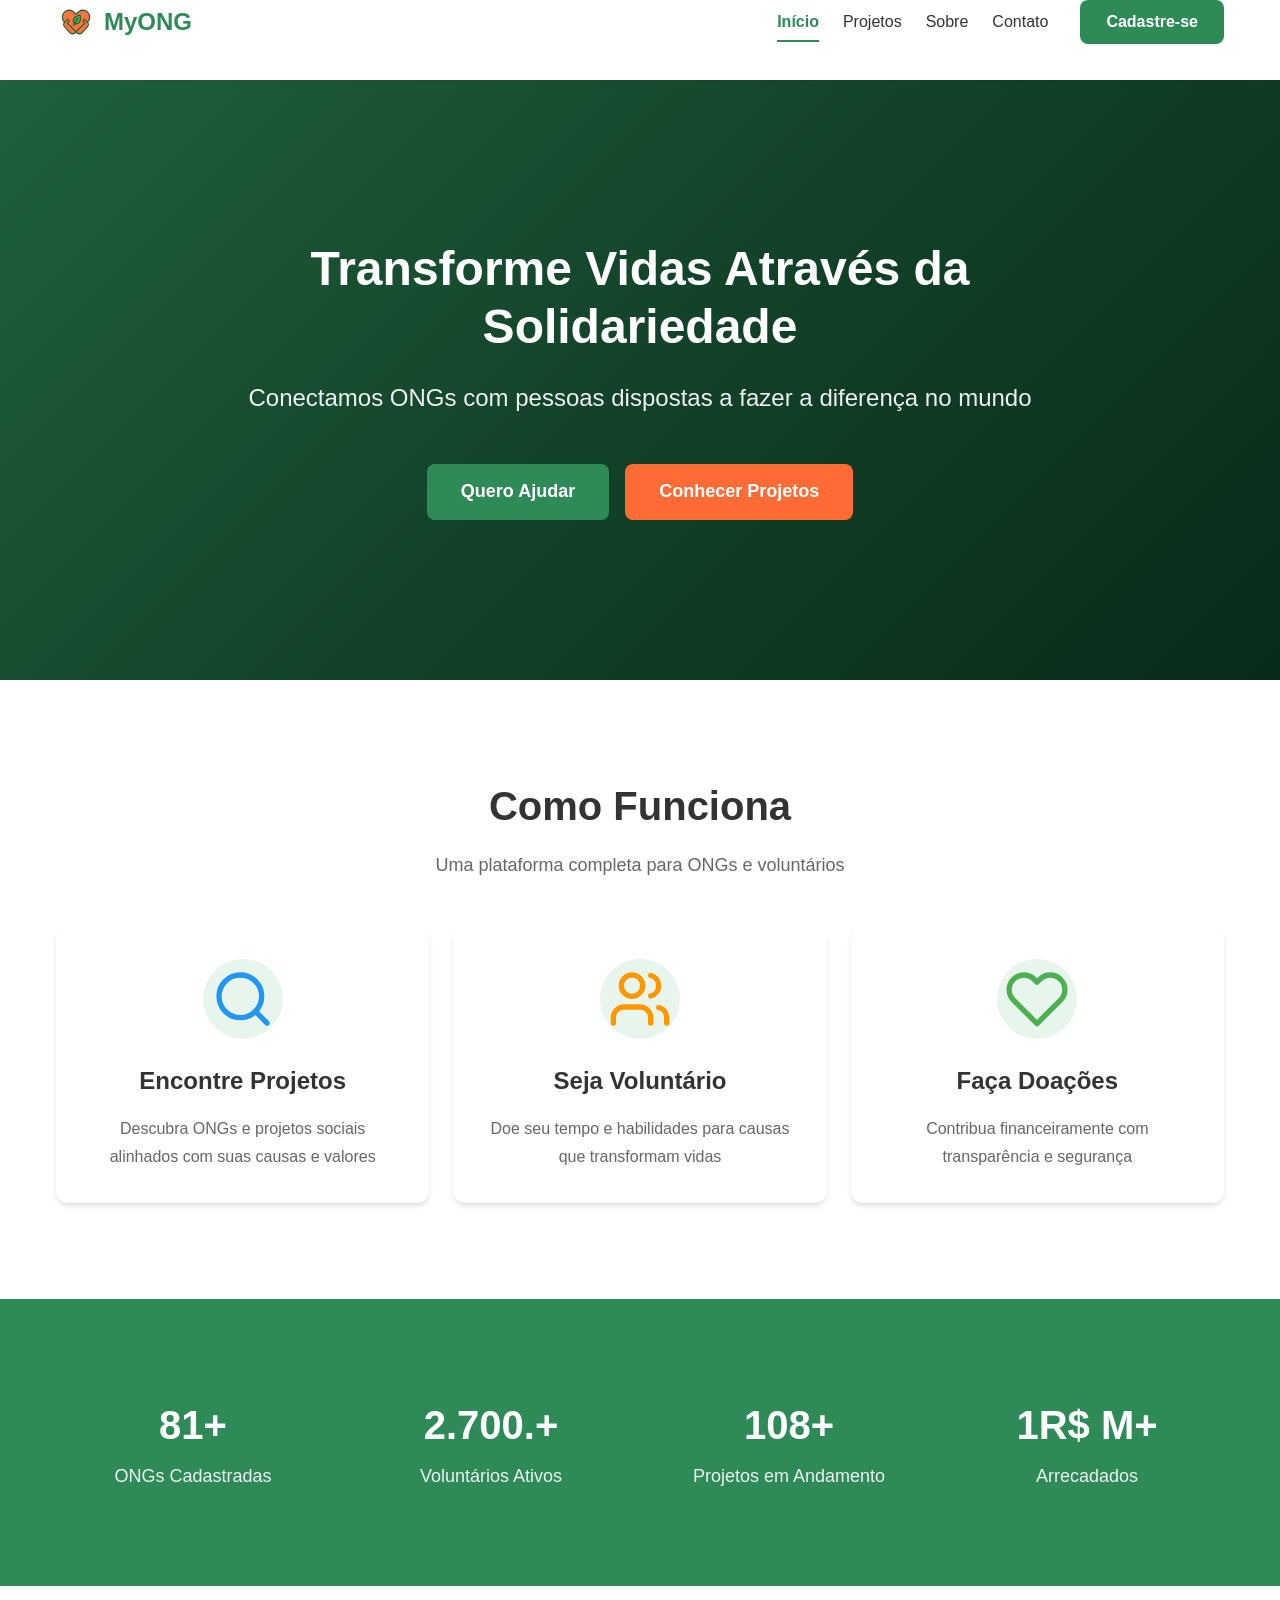
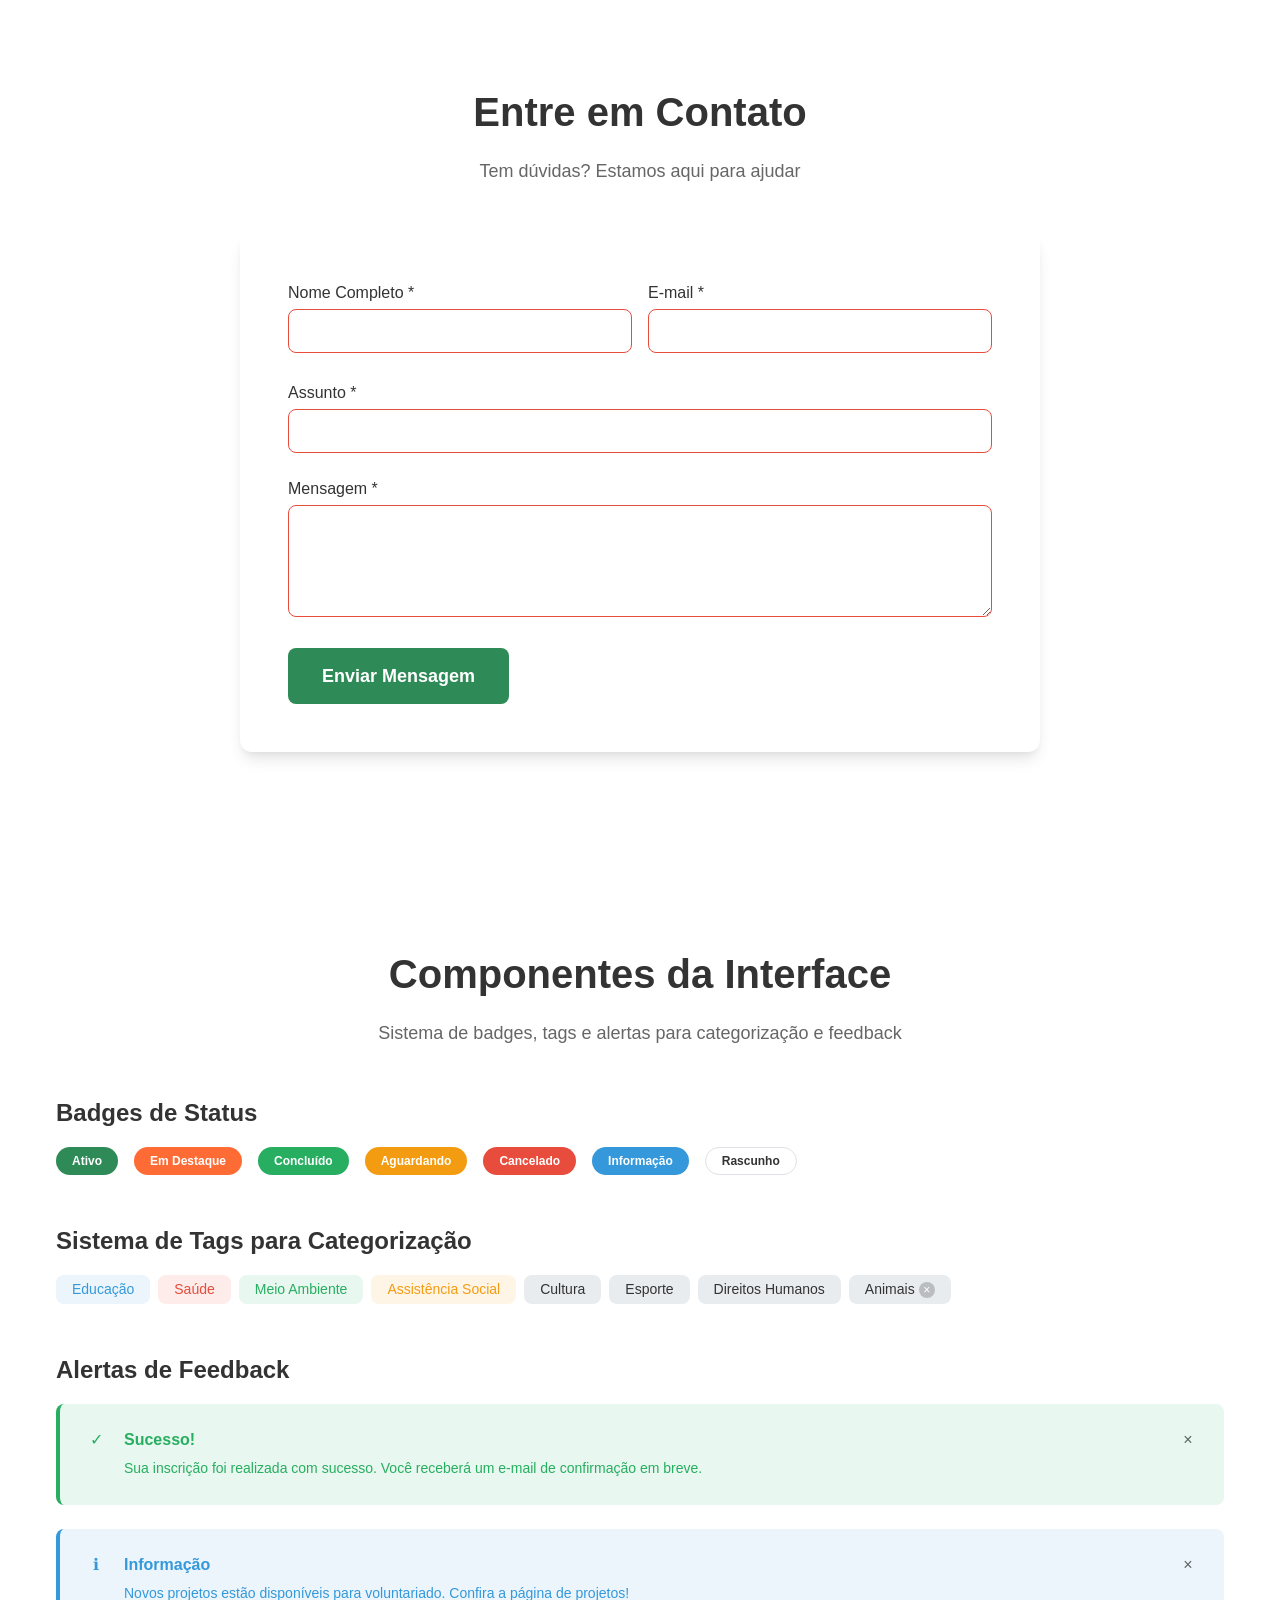
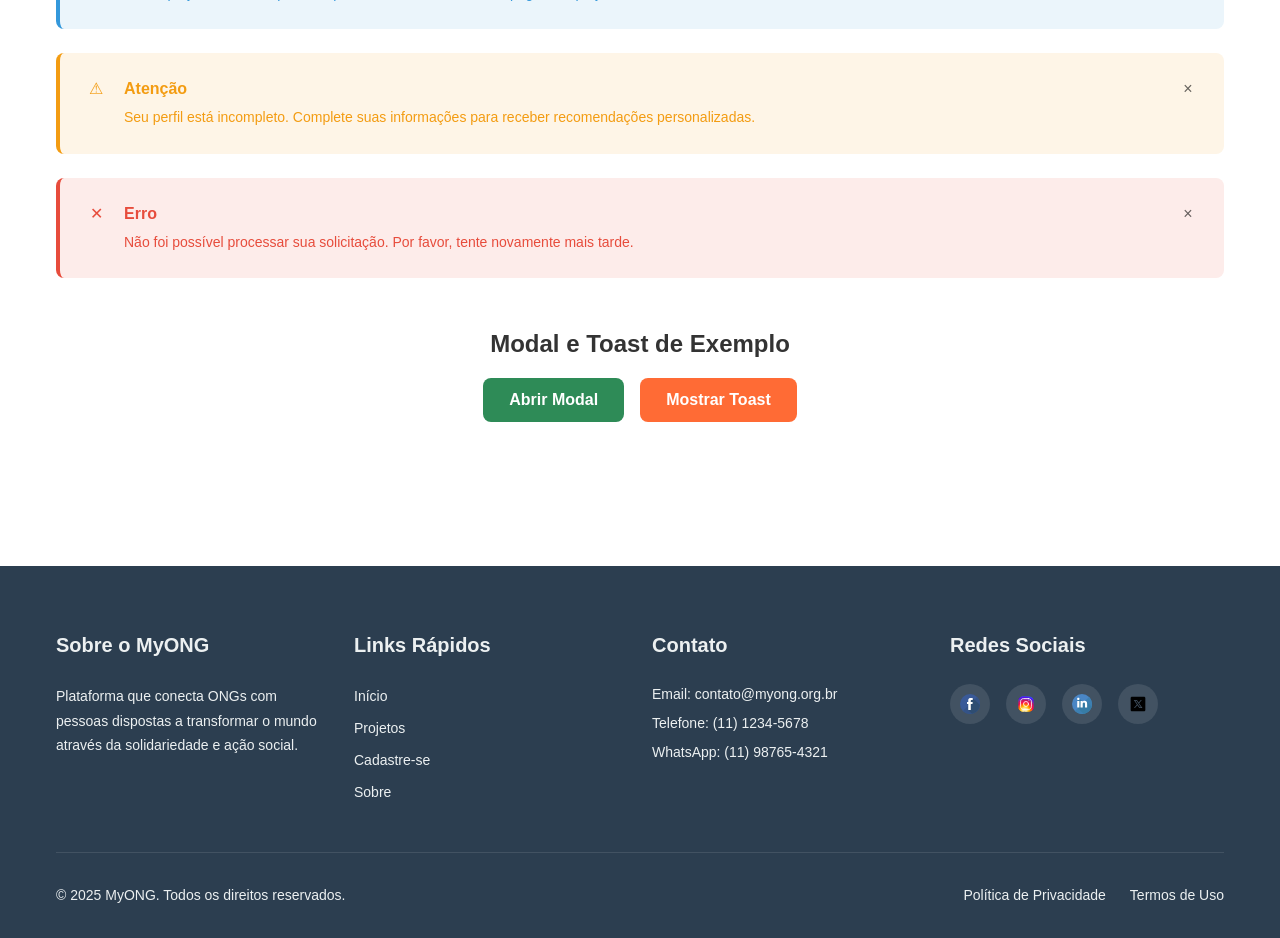
<file: index.html>
<!DOCTYPE html>
<html lang="pt-BR">
<head>
    <!-- Meta Tags Essenciais -->
    <meta charset="UTF-8">
    <meta name="viewport" content="width=device-width, initial-scale=1.0">
    <meta http-equiv="X-UA-Compatible" content="IE=edge">
    
    <!-- Meta Tags SEO -->
    <meta name="description" content="MyONG - Plataforma que conecta ONGs com voluntários e doadores. Transforme vidas através da solidariedade e ação social.">
    <meta name="keywords" content="ONG, voluntariado, doação, terceiro setor, ação social, solidariedade">
    <meta name="author" content="MyONG">
    <meta name="robots" content="index, follow">
    
    <!-- Open Graph / Facebook -->
    <meta property="og:type" content="website">
    <meta property="og:title" content="MyONG - Conectando pessoas que transformam o mundo">
    <meta property="og:description" content="Plataforma que conecta ONGs com voluntários e doadores">
    <meta property="og:image" content="./images/logo.png">
    
    <!-- Twitter Card -->
    <meta name="twitter:card" content="summary_large_image">
    <meta name="twitter:title" content="MyONG - Conectando pessoas que transformam o mundo">
    <meta name="twitter:description" content="Plataforma que conecta ONGs com voluntários e doadores">
    
    <title>MyONG - Conectando pessoas que transformam o mundo</title>
    
    <!-- Stylesheets -->
    <link rel="stylesheet" href="./css/variables.css">
    <link rel="stylesheet" href="./css/style.css">
    <link rel="stylesheet" href="./css/responsive.css">
    
    <!-- Favicon -->
    <link rel="icon" type="image/png" href="./images/logo.png">
</head>
<body>
    <!-- Header - Cabeçalho Principal -->
    <header class="header">
        <div class="container">
            <div class="header-content">
                <!-- Logo -->
                <div class="logo">
                    <a href="#/">
                        <img src="./images/logo.png" alt="Logo MyONG" width="50" height="50">
                        <span class="logo-text">MyONG</span>
                    </a>
                </div>
                
                <!-- Navigation - Menu Principal -->
                <nav class="nav" role="navigation" aria-label="Menu principal">
                    <ul class="nav-list">
                        <li class="nav-item"><a href="#/" class="nav-link">Início</a></li>
                        <li class="nav-item"><a href="#/projetos" class="nav-link">Projetos</a></li>
                        <li class="nav-item has-dropdown">
                            <a href="#sobre" class="nav-link dropdown-toggle"><span>Sobre</span></a>
                            <ul class="dropdown-menu">
                                <li><a href="#missao" class="dropdown-item">Nossa Missão</a></li>
                                <li><a href="#equipe" class="dropdown-item">Equipe</a></li>
                                <li><a href="#parceiros" class="dropdown-item">Parceiros</a></li>
                                <li class="dropdown-divider"></li>
                                <li><a href="#transparencia" class="dropdown-item">Transparência</a></li>
                            </ul>
                        </li>
                        <li class="nav-item"><a href="#contato" class="nav-link">Contato</a></li>
                    </ul>
                    <a href="#/cadastro" class="btn btn-primary">Cadastre-se</a>
                </nav>
                
                <!-- Mobile Menu Toggle -->
                <button class="mobile-menu-toggle" aria-label="Abrir menu" aria-expanded="false">
                    <span class="hamburger"></span>
                </button>
            </div>
        </div>
    </header>

    <!-- SEÇÃO HOME -->
    <main id="home" class="main">
        <!-- Hero Section - Seção de Destaque -->
        <section class="hero" aria-label="Seção de destaque">
            <div class="hero-overlay"></div>
            <div class="container">
                <div class="hero-content">
                    <h1 class="hero-title">Transforme Vidas Através da Solidariedade</h1>
                    <p class="hero-subtitle">Conectamos ONGs com pessoas dispostas a fazer a diferença no mundo</p>
                    <div class="hero-actions">
                        <a href="#/cadastro" class="btn btn-primary btn-large">Quero Ajudar</a>
                        <a href="#/projetos" class="btn btn-secondary btn-large">Conhecer Projetos</a>
                    </div>
                </div>
            </div>
        </section>

        <!-- About Section - Sobre a Plataforma -->
        <section id="sobre" class="about" aria-label="Sobre a plataforma">
            <div class="container">
                <h2 class="section-title">Como Funciona</h2>
                <p class="section-subtitle">Uma plataforma completa para ONGs e voluntários</p>
                
                <div class="features-grid">
                    <!-- Feature 1 -->
                    <article class="feature-card">
                        <div class="feature-icon">
                            <svg xmlns="http://www.w3.org/2000/svg" width="64" height="64" viewBox="0 0 24 24" fill="none" stroke="#2196F3" stroke-width="2" stroke-linecap="round" stroke-linejoin="round">
                                <circle cx="11" cy="11" r="8"></circle>
                                <path d="m21 21-4.35-4.35"></path>
                            </svg>
                        </div>
                        <h3 class="feature-title">Encontre Projetos</h3>
                        <p class="feature-description">Descubra ONGs e projetos sociais alinhados com suas causas e valores</p>
                    </article>
                    
                    <!-- Feature 2 -->
                    <article class="feature-card">
                        <div class="feature-icon">
                            <svg xmlns="http://www.w3.org/2000/svg" width="64" height="64" viewBox="0 0 24 24" fill="none" stroke="#FF9800" stroke-width="2" stroke-linecap="round" stroke-linejoin="round">
                                <path d="M16 21v-2a4 4 0 0 0-4-4H6a4 4 0 0 0-4 4v2"></path>
                                <circle cx="9" cy="7" r="4"></circle>
                                <path d="M22 21v-2a4 4 0 0 0-3-3.87"></path>
                                <path d="M16 3.13a4 4 0 0 1 0 7.75"></path>
                            </svg>
                        </div>
                        <h3 class="feature-title">Seja Voluntário</h3>
                        <p class="feature-description">Doe seu tempo e habilidades para causas que transformam vidas</p>
                    </article>
                    
                    <!-- Feature 3 -->
                    <article class="feature-card">
                        <div class="feature-icon">
                            <svg xmlns="http://www.w3.org/2000/svg" width="64" height="64" viewBox="0 0 24 24" fill="none" stroke="#4CAF50" stroke-width="2" stroke-linecap="round" stroke-linejoin="round">
                                <path d="M20.84 4.61a5.5 5.5 0 0 0-7.78 0L12 5.67l-1.06-1.06a5.5 5.5 0 0 0-7.78 7.78l1.06 1.06L12 21.23l7.78-7.78 1.06-1.06a5.5 5.5 0 0 0 0-7.78z"></path>
                            </svg>
                        </div>
                        <h3 class="feature-title">Faça Doações</h3>
                        <p class="feature-description">Contribua financeiramente com transparência e segurança</p>
                    </article>
                </div>
            </div>
        </section>

        <!-- Statistics Section - Estatísticas -->
        <section class="statistics" aria-label="Estatísticas da plataforma">
            <div class="container">
                <div class="stats-grid">
                    <div class="stat-item">
                        <span class="stat-number">150+</span>
                        <span class="stat-label">ONGs Cadastradas</span>
                    </div>
                    <div class="stat-item">
                        <span class="stat-number">5.000+</span>
                        <span class="stat-label">Voluntários Ativos</span>
                    </div>
                    <div class="stat-item">
                        <span class="stat-number">200+</span>
                        <span class="stat-label">Projetos em Andamento</span>
                    </div>
                    <div class="stat-item">
                        <span class="stat-number">R$ 2M+</span>
                        <span class="stat-label">Arrecadados</span>
                    </div>
                </div>
            </div>
        </section>

        <!-- Contact Section - Contato -->
        <section id="contato" class="contact" aria-label="Entre em contato">
            <div class="container">
                <h2 class="section-title">Entre em Contato</h2>
                <p class="section-subtitle">Tem dúvidas? Estamos aqui para ajudar</p>
                
                <form class="contact-form" id="contactForm" novalidate>
                    <div class="form-row">
                        <div class="form-group">
                            <label for="name" class="form-label">Nome Completo *</label>
                            <input type="text" id="name" name="name" class="form-input" required>
                            <span class="form-error" id="name-error"></span>
                        </div>
                        
                        <div class="form-group">
                            <label for="email" class="form-label">E-mail *</label>
                            <input type="email" id="email" name="email" class="form-input" required>
                            <span class="form-error" id="email-error"></span>
                        </div>
                    </div>
                    
                    <div class="form-group">
                        <label for="subject" class="form-label">Assunto *</label>
                        <input type="text" id="subject" name="subject" class="form-input" required>
                        <span class="form-error" id="subject-error"></span>
                    </div>
                    
                    <div class="form-group">
                        <label for="message" class="form-label">Mensagem *</label>
                        <textarea id="message" name="message" class="form-textarea" rows="5" required></textarea>
                        <span class="form-error" id="message-error"></span>
                    </div>
                    
                    <button type="submit" class="btn btn-primary btn-large">Enviar Mensagem</button>
                </form>
            </div>
        </section>

        <!-- Components Demo Section - Demonstração de Componentes -->
        <section class="components-demo" aria-label="Demonstração de componentes">
            <div class="container">
                <h2 class="section-title">Componentes da Interface</h2>
                <p class="section-subtitle">Sistema de badges, tags e alertas para categorização e feedback</p>
                
                <!-- Badges Examples -->
                <div style="margin-bottom: var(--spacing-2xl);">
                    <h3 style="margin-bottom: var(--spacing-md); font-size: var(--font-size-xl);">Badges de Status</h3>
                    <div style="display: flex; gap: var(--spacing-md); flex-wrap: wrap;">
                        <span class="badge badge-primary">Ativo</span>
                        <span class="badge badge-secondary">Em Destaque</span>
                        <span class="badge badge-success">Concluído</span>
                        <span class="badge badge-warning">Aguardando</span>
                        <span class="badge badge-error">Cancelado</span>
                        <span class="badge badge-info">Informação</span>
                        <span class="badge badge-outline">Rascunho</span>
                    </div>
                </div>

                <!-- Tags System Examples -->
                <div style="margin-bottom: var(--spacing-2xl);">
                    <h3 style="margin-bottom: var(--spacing-md); font-size: var(--font-size-xl);">Sistema de Tags para Categorização</h3>
                    <div class="tags-container">
                        <span class="tag tag-category-education">Educação</span>
                        <span class="tag tag-category-health">Saúde</span>
                        <span class="tag tag-category-environment">Meio Ambiente</span>
                        <span class="tag tag-category-social">Assistência Social</span>
                        <span class="tag">Cultura</span>
                        <span class="tag">Esporte</span>
                        <span class="tag">Direitos Humanos</span>
                        <span class="tag tag-removable">Animais <span class="tag-close">×</span></span>
                    </div>
                </div>

                <!-- Alerts Examples -->
                <div style="margin-bottom: var(--spacing-2xl);">
                    <h3 style="margin-bottom: var(--spacing-md); font-size: var(--font-size-xl);">Alertas de Feedback</h3>
                    
                    <div class="alert alert-success">
                        <div class="alert-icon">✓</div>
                        <div class="alert-content">
                            <div class="alert-title">Sucesso!</div>
                            <div class="alert-message">Sua inscrição foi realizada com sucesso. Você receberá um e-mail de confirmação em breve.</div>
                        </div>
                        <button class="alert-close">×</button>
                    </div>

                    <div class="alert alert-info">
                        <div class="alert-icon">ℹ</div>
                        <div class="alert-content">
                            <div class="alert-title">Informação</div>
                            <div class="alert-message">Novos projetos estão disponíveis para voluntariado. Confira a página de projetos!</div>
                        </div>
                        <button class="alert-close">×</button>
                    </div>

                    <div class="alert alert-warning">
                        <div class="alert-icon">⚠</div>
                        <div class="alert-content">
                            <div class="alert-title">Atenção</div>
                            <div class="alert-message">Seu perfil está incompleto. Complete suas informações para receber recomendações personalizadas.</div>
                        </div>
                        <button class="alert-close">×</button>
                    </div>

                    <div class="alert alert-error">
                        <div class="alert-icon">✕</div>
                        <div class="alert-content">
                            <div class="alert-title">Erro</div>
                            <div class="alert-message">Não foi possível processar sua solicitação. Por favor, tente novamente mais tarde.</div>
                        </div>
                        <button class="alert-close">×</button>
                    </div>
                </div>

                <!-- Modal Trigger Button -->
                <div style="text-align: center; margin-bottom: var(--spacing-2xl);">
                    <h3 style="margin-bottom: var(--spacing-md); font-size: var(--font-size-xl);">Modal e Toast de Exemplo</h3>
                    <div style="display: flex; gap: var(--spacing-md); justify-content: center; flex-wrap: wrap;">
                        <button class="btn btn-primary" onclick="document.getElementById('exampleModal').classList.add('active'); document.getElementById('modalBackdrop').classList.add('active');">
                            Abrir Modal
                        </button>
                        <button class="btn btn-secondary" onclick="showToast('Sucesso!', 'Sua ação foi realizada com sucesso.', 'success');">
                            Mostrar Toast
                        </button>
                    </div>
                </div>
            </div>
        </section>
    </main>

    <!-- SEÇÃO PROJETOS -->
    <main id="projetos" class="main" style="display: none;">
        <!-- Page Header -->
        <section class="page-header">
            <div class="container">
                <h1 class="page-title">Projetos Sociais</h1>
                <p class="page-subtitle">Descubra projetos que estão transformando vidas e fazendo a diferença</p>
            </div>
        </section>

        <!-- Filters Section - Filtros de Busca -->
        <section class="filters" aria-label="Filtros de busca">
            <div class="container">
                <div class="filter-bar">
                    <div class="filter-group">
                        <label for="search" class="filter-label">Buscar:</label>
                        <input type="search" id="search" class="filter-input" placeholder="Nome do projeto ou ONG">
                    </div>
                    
                    <div class="filter-group">
                        <label for="category" class="filter-label">Categoria:</label>
                        <select id="category" class="filter-select">
                            <option value="">Todas as categorias</option>
                            <option value="educacao">Educação</option>
                            <option value="saude">Saúde</option>
                            <option value="meio-ambiente">Meio Ambiente</option>
                            <option value="direitos-humanos">Direitos Humanos</option>
                            <option value="cultura">Cultura</option>
                            <option value="animais">Proteção Animal</option>
                        </select>
                    </div>
                    
                    <div class="filter-group">
                        <label for="location" class="filter-label">Localização:</label>
                        <select id="location" class="filter-select">
                            <option value="">Todas as localizações</option>
                            <option value="sp">São Paulo</option>
                            <option value="rj">Rio de Janeiro</option>
                            <option value="mg">Minas Gerais</option>
                            <option value="rs">Rio Grande do Sul</option>
                            <option value="ba">Bahia</option>
                        </select>
                    </div>
                    
                    <button type="button" class="btn btn-primary" id="filterBtn">Filtrar</button>
                </div>
            </div>
        </section>

        <!-- Projects Section - Lista de Projetos -->
        <section class="projects" aria-label="Lista de projetos">
            <div class="container">
                <div class="projects-grid" id="projectsGrid">
                    <!-- Project Card 1 -->
                    <article class="project-card">
                        <div class="project-image">
                            <svg width="100%" height="300" xmlns="http://www.w3.org/2000/svg">
                                <rect width="100%" height="100%" fill="#2196F3"/>
                                <text x="50%" y="50%" dominant-baseline="middle" text-anchor="middle" fill="white" font-size="32" font-weight="bold" font-family="Arial, sans-serif">Educação</text>
                            </svg>
                            <span class="project-badge">Educação</span>
                        </div>
                        <div class="project-content">
                            <h3 class="project-title">Educação para Todos</h3>
                            <p class="project-ong">ONG Educar é Transformar</p>
                            <p class="project-location">São Paulo, SP</p>
                            <p class="project-description">Programa de reforço escolar e alfabetização para crianças em situação de vulnerabilidade social.</p>
                            
                            <div class="tags-container" style="margin-bottom: var(--spacing-md);">
                                <span class="tag tag-category-education">Educação</span>
                                <span class="tag">Presencial</span>
                                <span class="tag">Crianças</span>
                            </div>
                            
                            <div class="project-progress">
                                <div class="progress-info">
                                    <span>Meta: R$ 50.000</span>
                                    <span>75% atingido</span>
                                </div>
                                <div class="progress-bar">
                                    <div class="progress-fill" style="width: 75%"></div>
                                </div>
                            </div>
                            
                            <div class="project-actions">
                                <button class="btn btn-primary">Doar</button>
                                <button class="btn btn-secondary">Ser Voluntário</button>
                            </div>
                        </div>
                    </article>

                    <!-- Project Card 2 -->
                    <article class="project-card">
                        <div class="project-image">
                            <svg width="100%" height="300" xmlns="http://www.w3.org/2000/svg">
                                <rect width="100%" height="100%" fill="#4CAF50"/>
                                <text x="50%" y="50%" dominant-baseline="middle" text-anchor="middle" fill="white" font-size="32" font-weight="bold" font-family="Arial, sans-serif">Meio Ambiente</text>
                            </svg>
                            <span class="project-badge">Meio Ambiente</span>
                        </div>
                        <div class="project-content">
                            <h3 class="project-title">Reflorestamento Urbano</h3>
                            <p class="project-ong">Instituto Verde Vida</p>
                            <p class="project-location">Rio de Janeiro, RJ</p>
                            <p class="project-description">Plantio de árvores nativas em áreas urbanas degradadas para recuperação ambiental.</p>
                            
                            <div class="tags-container" style="margin-bottom: var(--spacing-md);">
                                <span class="tag tag-category-environment">Meio Ambiente</span>
                                <span class="tag">Presencial</span>
                                <span class="tag">Fim de Semana</span>
                            </div>
                            
                            <div class="project-progress">
                                <div class="progress-info">
                                    <span>Meta: R$ 30.000</span>
                                    <span>45% atingido</span>
                                </div>
                                <div class="progress-bar">
                                    <div class="progress-fill" style="width: 45%"></div>
                                </div>
                            </div>
                            
                            <div class="project-actions">
                                <button class="btn btn-primary">Doar</button>
                                <button class="btn btn-secondary">Ser Voluntário</button>
                            </div>
                        </div>
                    </article>

                    <!-- Project Card 3 -->
                    <article class="project-card">
                        <div class="project-image">
                            <svg width="100%" height="300" xmlns="http://www.w3.org/2000/svg">
                                <rect width="100%" height="100%" fill="#F44336"/>
                                <text x="50%" y="50%" dominant-baseline="middle" text-anchor="middle" fill="white" font-size="32" font-weight="bold" font-family="Arial, sans-serif">Saúde</text>
                            </svg>
                            <span class="project-badge">Saúde</span>
                        </div>
                        <div class="project-content">
                            <h3 class="project-title">Saúde na Comunidade</h3>
                            <p class="project-ong">Associação Vida Saudável</p>
                            <p class="project-location">Belo Horizonte, MG</p>
                            <p class="project-description">Atendimento médico e odontológico gratuito para comunidades carentes.</p>
                            
                            <div class="tags-container" style="margin-bottom: var(--spacing-md);">
                                <span class="tag tag-category-health">Saúde</span>
                                <span class="tag">Presencial</span>
                                <span class="tag">Profissionais</span>
                            </div>
                            
                            <div class="project-progress">
                                <div class="progress-info">
                                    <span>Meta: R$ 80.000</span>
                                    <span>60% atingido</span>
                                </div>
                                <div class="progress-bar">
                                    <div class="progress-fill" style="width: 60%"></div>
                                </div>
                            </div>
                            
                            <div class="project-actions">
                                <button class="btn btn-primary">Doar</button>
                                <button class="btn btn-secondary">Ser Voluntário</button>
                            </div>
                        </div>
                    </article>

                    <!-- Project Card 4 -->
                    <article class="project-card">
                        <div class="project-image">
                            <svg width="100%" height="300" xmlns="http://www.w3.org/2000/svg">
                                <rect width="100%" height="100%" fill="#FF9800"/>
                                <text x="50%" y="50%" dominant-baseline="middle" text-anchor="middle" fill="white" font-size="28" font-weight="bold" font-family="Arial, sans-serif">Proteção Animal</text>
                            </svg>
                            <span class="project-badge">Proteção Animal</span>
                        </div>
                        <div class="project-content">
                            <h3 class="project-title">Resgate Animal</h3>
                            <p class="project-ong">ONG Patinhas Solidárias</p>
                            <p class="project-location">Porto Alegre, RS</p>
                            <p class="project-description">Resgate, tratamento e adoção responsável de animais em situação de abandono.</p>
                            
                            <div class="tags-container" style="margin-bottom: var(--spacing-md);">
                                <span class="tag">Animais</span>
                                <span class="tag">Presencial</span>
                                <span class="tag">Flexível</span>
                            </div>
                            
                            <div class="project-progress">
                                <div class="progress-info">
                                    <span>Meta: R$ 25.000</span>
                                    <span>90% atingido</span>
                                </div>
                                <div class="progress-bar">
                                    <div class="progress-fill" style="width: 90%"></div>
                                </div>
                            </div>
                            
                            <div class="project-actions">
                                <button class="btn btn-primary">Doar</button>
                                <button class="btn btn-secondary">Ser Voluntário</button>
                            </div>
                        </div>
                    </article>

                    <!-- Project Card 5 -->
                    <article class="project-card">
                        <div class="project-image">
                            <svg width="100%" height="300" xmlns="http://www.w3.org/2000/svg">
                                <rect width="100%" height="100%" fill="#9C27B0"/>
                                <text x="50%" y="50%" dominant-baseline="middle" text-anchor="middle" fill="white" font-size="32" font-weight="bold" font-family="Arial, sans-serif">Cultura</text>
                            </svg>
                            <span class="project-badge">Cultura</span>
                        </div>
                        <div class="project-content">
                            <h3 class="project-title">Arte e Cultura para Jovens</h3>
                            <p class="project-ong">Centro Cultural Esperança</p>
                            <p class="project-location">Salvador, BA</p>
                            <p class="project-description">Oficinas de música, teatro e artes plásticas para jovens da periferia.</p>
                            
                            <div class="tags-container" style="margin-bottom: var(--spacing-md);">
                                <span class="tag">Cultura</span>
                                <span class="tag">Jovens</span>
                                <span class="tag">Oficinas</span>
                            </div>
                            
                            <div class="project-progress">
                                <div class="progress-info">
                                    <span>Meta: R$ 40.000</span>
                                    <span>35% atingido</span>
                                </div>
                                <div class="progress-bar">
                                    <div class="progress-fill" style="width: 35%"></div>
                                </div>
                            </div>
                            
                            <div class="project-actions">
                                <button class="btn btn-primary">Doar</button>
                                <button class="btn btn-secondary">Ser Voluntário</button>
                            </div>
                        </div>
                    </article>

                    <!-- Project Card 6 -->
                    <article class="project-card">
                        <div class="project-image">
                            <svg width="100%" height="300" xmlns="http://www.w3.org/2000/svg">
                                <rect width="100%" height="100%" fill="#E91E63"/>
                                <text x="50%" y="50%" dominant-baseline="middle" text-anchor="middle" fill="white" font-size="28" font-weight="bold" font-family="Arial, sans-serif">Direitos Humanos</text>
                            </svg>
                            <span class="project-badge">Direitos Humanos</span>
                        </div>
                        <div class="project-content">
                            <h3 class="project-title">Direitos das Mulheres</h3>
                            <p class="project-ong">Instituto Mulheres em Ação</p>
                            <p class="project-location">São Paulo, SP</p>
                            <p class="project-description">Apoio jurídico e psicológico para mulheres vítimas de violência doméstica.</p>
                            
                            <div class="tags-container" style="margin-bottom: var(--spacing-md);">
                                <span class="tag">Direitos Humanos</span>
                                <span class="tag">Mulheres</span>
                                <span class="tag">Apoio</span>
                            </div>
                            
                            <div class="project-progress">
                                <div class="progress-info">
                                    <span>Meta: R$ 60.000</span>
                                    <span>55% atingido</span>
                                </div>
                                <div class="progress-bar">
                                    <div class="progress-fill" style="width: 55%"></div>
                                </div>
                            </div>
                            
                            <div class="project-actions">
                                <button class="btn btn-primary">Doar</button>
                                <button class="btn btn-secondary">Ser Voluntário</button>
                            </div>
                        </div>
                    </article>
                </div>

                <!-- Pagination -->
                <div class="pagination">
                    <button class="pagination-btn" disabled>Anterior</button>
                    <span class="pagination-info">Página 1 de 3</span>
                    <button class="pagination-btn">Próxima</button>
                </div>
            </div>
        </section>

        <!-- Call to Action -->
        <section class="cta">
            <div class="container">
                <h2 class="cta-title">Sua ONG também pode estar aqui!</h2>
                <p class="cta-text">Cadastre sua organização e alcance milhares de potenciais voluntários e doadores</p>
                <a href="#/cadastro" class="btn btn-primary btn-large">Cadastrar ONG</a>
            </div>
        </section>
    </main>

    <!-- SEÇÃO CADASTRO -->
    <main id="cadastro" class="main" style="display: none;">
        <!-- Page Header -->
        <section class="page-header">
            <div class="container">
                <h1 class="page-title">Cadastro</h1>
                <p class="page-subtitle">Junte-se a nós e faça parte da transformação social</p>
            </div>
        </section>

        <!-- Registration Section - Seção de Cadastro -->
        <section class="registration" aria-label="Formulário de cadastro">
            <div class="container">
                <!-- Registration Type Selector -->
                <div class="registration-selector">
                    <button class="selector-btn active" data-type="volunteer">
                        <span class="selector-icon">👤</span>
                        <span class="selector-text">Sou Voluntário</span>
                    </button>
                    <button class="selector-btn" data-type="ong">
                        <span class="selector-icon">🏢</span>
                        <span class="selector-text">Represento uma ONG</span>
                    </button>
                </div>

                <!-- Volunteer Registration Form -->
                <form class="registration-form active" id="volunteerForm" data-form="volunteer" novalidate>
                    <h2 class="form-title">Cadastro de Voluntário</h2>
                    <p class="form-subtitle">Preencha seus dados para começar a ajudar</p>
                    
                    <!-- Personal Information -->
                    <fieldset class="form-fieldset">
                        <legend class="form-legend">Informações Pessoais</legend>
                        
                        <div class="form-row">
                            <div class="form-group">
                                <label for="vol-name" class="form-label">Nome Completo *</label>
                                <input type="text" id="vol-name" name="name" class="form-input" required>
                                <span class="form-error" id="vol-name-error"></span>
                            </div>
                            
                            <div class="form-group">
                                <label for="vol-cpf" class="form-label">CPF *</label>
                                <input type="text" id="vol-cpf" name="cpf" class="form-input" maxlength="14" required>
                                <span class="form-error" id="vol-cpf-error"></span>
                            </div>
                        </div>
                        
                        <div class="form-row">
                            <div class="form-group">
                                <label for="vol-birth" class="form-label">Data de Nascimento *</label>
                                <input type="date" id="vol-birth" name="birthDate" class="form-input" required>
                                <span class="form-error" id="vol-birth-error"></span>
                            </div>
                            
                            <div class="form-group">
                                <label for="vol-phone" class="form-label">Telefone *</label>
                                <input type="tel" id="vol-phone" name="phone" class="form-input" maxlength="15" required>
                                <span class="form-error" id="vol-phone-error"></span>
                            </div>
                        </div>
                    </fieldset>
                    
                    <!-- Contact Information -->
                    <fieldset class="form-fieldset">
                        <legend class="form-legend">Contato</legend>
                        
                        <div class="form-group">
                            <label for="vol-email" class="form-label">E-mail *</label>
                            <input type="email" id="vol-email" name="email" class="form-input" required>
                            <span class="form-error" id="vol-email-error"></span>
                        </div>
                        
                        <div class="form-row">
                            <div class="form-group">
                                <label for="vol-password" class="form-label">Senha *</label>
                                <input type="password" id="vol-password" name="password" class="form-input" minlength="8" required>
                                <span class="form-error" id="vol-password-error"></span>
                                <span class="form-hint">Mínimo de 8 caracteres</span>
                            </div>
                            
                            <div class="form-group">
                                <label for="vol-confirm-password" class="form-label">Confirmar Senha *</label>
                                <input type="password" id="vol-confirm-password" name="confirmPassword" class="form-input" minlength="8" required>
                                <span class="form-error" id="vol-confirm-password-error"></span>
                            </div>
                        </div>
                    </fieldset>
                    
                    <!-- Interests -->
                    <fieldset class="form-fieldset">
                        <legend class="form-legend">Áreas de Interesse</legend>
                        
                        <div class="form-group">
                            <div class="checkbox-group">
                                <label class="checkbox-label">
                                    <input type="checkbox" name="interests" value="educacao">
                                    <span>Educação</span>
                                </label>
                                <label class="checkbox-label">
                                    <input type="checkbox" name="interests" value="saude">
                                    <span>Saúde</span>
                                </label>
                                <label class="checkbox-label">
                                    <input type="checkbox" name="interests" value="meio-ambiente">
                                    <span>Meio Ambiente</span>
                                </label>
                                <label class="checkbox-label">
                                    <input type="checkbox" name="interests" value="direitos-humanos">
                                    <span>Direitos Humanos</span>
                                </label>
                                <label class="checkbox-label">
                                    <input type="checkbox" name="interests" value="cultura">
                                    <span>Cultura</span>
                                </label>
                                <label class="checkbox-label">
                                    <input type="checkbox" name="interests" value="animais">
                                    <span>Proteção Animal</span>
                                </label>
                            </div>
                        </div>
                    </fieldset>
                    
                    <!-- Terms -->
                    <div class="form-group">
                        <label class="checkbox-label">
                            <input type="checkbox" id="vol-terms" name="terms" required>
                            <span>Aceito os <a href="#">Termos de Uso</a> e <a href="#">Política de Privacidade</a> *</span>
                        </label>
                        <span class="form-error" id="vol-terms-error"></span>
                    </div>
                    
                    <button type="submit" class="btn btn-primary btn-large">Cadastrar como Voluntário</button>
                </form>

                <!-- ONG Registration Form -->
                <form class="registration-form" id="ongForm" data-form="ong" novalidate>
                    <h2 class="form-title">Cadastro de ONG</h2>
                    <p class="form-subtitle">Registre sua organização e alcance mais pessoas</p>
                    
                    <!-- Organization Information -->
                    <fieldset class="form-fieldset">
                        <legend class="form-legend">Dados da Organização</legend>
                        
                        <div class="form-group">
                            <label for="ong-name" class="form-label">Nome da ONG *</label>
                            <input type="text" id="ong-name" name="ongName" class="form-input" required>
                            <span class="form-error" id="ong-name-error"></span>
                        </div>
                        
                        <div class="form-row">
                            <div class="form-group">
                                <label for="ong-cnpj" class="form-label">CNPJ *</label>
                                <input type="text" id="ong-cnpj" name="cnpj" class="form-input" maxlength="18" required>
                                <span class="form-error" id="ong-cnpj-error"></span>
                            </div>
                            
                            <div class="form-group">
                                <label for="ong-foundation" class="form-label">Ano de Fundação *</label>
                                <input type="number" id="ong-foundation" name="foundationYear" class="form-input" min="1900" max="2025" required>
                                <span class="form-error" id="ong-foundation-error"></span>
                            </div>
                        </div>
                        
                        <div class="form-group">
                            <label for="ong-category" class="form-label">Categoria Principal *</label>
                            <select id="ong-category" name="category" class="form-select" required>
                                <option value="">Selecione uma categoria</option>
                                <option value="educacao">Educação</option>
                                <option value="saude">Saúde</option>
                                <option value="meio-ambiente">Meio Ambiente</option>
                                <option value="direitos-humanos">Direitos Humanos</option>
                                <option value="cultura">Cultura</option>
                                <option value="animais">Proteção Animal</option>
                            </select>
                            <span class="form-error" id="ong-category-error"></span>
                        </div>
                        
                        <div class="form-group">
                            <label for="ong-description" class="form-label">Descrição da ONG *</label>
                            <textarea id="ong-description" name="description" class="form-textarea" rows="4" required></textarea>
                            <span class="form-error" id="ong-description-error"></span>
                            <span class="form-hint">Conte um pouco sobre a missão e visão da sua organização</span>
                        </div>
                    </fieldset>
                    
                    <!-- Address -->
                    <fieldset class="form-fieldset">
                        <legend class="form-legend">Endereço</legend>
                        
                        <div class="form-row">
                            <div class="form-group">
                                <label for="ong-cep" class="form-label">CEP *</label>
                                <input type="text" id="ong-cep" name="cep" class="form-input" maxlength="9" required>
                                <span class="form-error" id="ong-cep-error"></span>
                            </div>
                            
                            <div class="form-group">
                                <label for="ong-state" class="form-label">Estado *</label>
                                <select id="ong-state" name="state" class="form-select" required>
                                    <option value="">Selecione</option>
                                    <option value="AC">Acre</option>
                                    <option value="AL">Alagoas</option>
                                    <option value="AP">Amapá</option>
                                    <option value="AM">Amazonas</option>
                                    <option value="BA">Bahia</option>
                                    <option value="CE">Ceará</option>
                                    <option value="DF">Distrito Federal</option>
                                    <option value="ES">Espírito Santo</option>
                                    <option value="GO">Goiás</option>
                                    <option value="MA">Maranhão</option>
                                    <option value="MT">Mato Grosso</option>
                                    <option value="MS">Mato Grosso do Sul</option>
                                    <option value="MG">Minas Gerais</option>
                                    <option value="PA">Pará</option>
                                    <option value="PB">Paraíba</option>
                                    <option value="PR">Paraná</option>
                                    <option value="PE">Pernambuco</option>
                                    <option value="PI">Piauí</option>
                                    <option value="RJ">Rio de Janeiro</option>
                                    <option value="RN">Rio Grande do Norte</option>
                                    <option value="RS">Rio Grande do Sul</option>
                                    <option value="RO">Rondônia</option>
                                    <option value="RR">Roraima</option>
                                    <option value="SC">Santa Catarina</option>
                                    <option value="SP">São Paulo</option>
                                    <option value="SE">Sergipe</option>
                                    <option value="TO">Tocantins</option>
                                </select>
                                <span class="form-error" id="ong-state-error"></span>
                            </div>
                        </div>
                        
                        <div class="form-row">
                            <div class="form-group">
                                <label for="ong-city" class="form-label">Cidade *</label>
                                <input type="text" id="ong-city" name="city" class="form-input" required>
                                <span class="form-error" id="ong-city-error"></span>
                            </div>
                            
                            <div class="form-group">
                                <label for="ong-neighborhood" class="form-label">Bairro *</label>
                                <input type="text" id="ong-neighborhood" name="neighborhood" class="form-input" required>
                                <span class="form-error" id="ong-neighborhood-error"></span>
                            </div>
                        </div>
                        
                        <div class="form-group">
                            <label for="ong-street" class="form-label">Endereço *</label>
                            <input type="text" id="ong-street" name="street" class="form-input" required>
                            <span class="form-error" id="ong-street-error"></span>
                        </div>
                    </fieldset>
                    
                    <!-- Responsible Person -->
                    <fieldset class="form-fieldset">
                        <legend class="form-legend">Responsável Legal</legend>
                        
                        <div class="form-row">
                            <div class="form-group">
                                <label for="ong-responsible-name" class="form-label">Nome Completo *</label>
                                <input type="text" id="ong-responsible-name" name="responsibleName" class="form-input" required>
                                <span class="form-error" id="ong-responsible-name-error"></span>
                            </div>
                            
                            <div class="form-group">
                                <label for="ong-responsible-cpf" class="form-label">CPF *</label>
                                <input type="text" id="ong-responsible-cpf" name="responsibleCpf" class="form-input" maxlength="14" required>
                                <span class="form-error" id="ong-responsible-cpf-error"></span>
                            </div>
                        </div>
                        
                        <div class="form-row">
                            <div class="form-group">
                                <label for="ong-phone" class="form-label">Telefone *</label>
                                <input type="tel" id="ong-phone" name="phone" class="form-input" maxlength="15" required>
                                <span class="form-error" id="ong-phone-error"></span>
                            </div>
                            
                            <div class="form-group">
                                <label for="ong-email" class="form-label">E-mail *</label>
                                <input type="email" id="ong-email" name="email" class="form-input" required>
                                <span class="form-error" id="ong-email-error"></span>
                            </div>
                        </div>
                    </fieldset>
                    
                    <!-- Access Credentials -->
                    <fieldset class="form-fieldset">
                        <legend class="form-legend">Credenciais de Acesso</legend>
                        
                        <div class="form-row">
                            <div class="form-group">
                                <label for="ong-password" class="form-label">Senha *</label>
                                <input type="password" id="ong-password" name="password" class="form-input" minlength="8" required>
                                <span class="form-error" id="ong-password-error"></span>
                                <span class="form-hint">Mínimo de 8 caracteres</span>
                            </div>
                            
                            <div class="form-group">
                                <label for="ong-confirm-password" class="form-label">Confirmar Senha *</label>
                                <input type="password" id="ong-confirm-password" name="confirmPassword" class="form-input" minlength="8" required>
                                <span class="form-error" id="ong-confirm-password-error"></span>
                            </div>
                        </div>
                    </fieldset>
                    
                    <!-- Terms -->
                    <div class="form-group">
                        <label class="checkbox-label">
                            <input type="checkbox" id="ong-terms" name="terms" required>
                            <span>Aceito os <a href="#">Termos de Uso</a> e <a href="#">Política de Privacidade</a> *</span>
                        </label>
                        <span class="form-error" id="ong-terms-error"></span>
                    </div>
                    
                    <button type="submit" class="btn btn-primary btn-large">Cadastrar ONG</button>
                </form>
            </div>
        </section>
    </main>

    <!-- Modal Backdrop -->
    <div class="modal-backdrop" id="modalBackdrop" onclick="document.getElementById('exampleModal').classList.remove('active'); this.classList.remove('active');"></div>

    <!-- Example Modal -->
    <div class="modal" id="exampleModal">
        <div class="modal-header">
            <h3 class="modal-title">Confirmar Participação</h3>
            <button class="modal-close" onclick="document.getElementById('exampleModal').classList.remove('active'); document.getElementById('modalBackdrop').classList.remove('active');">×</button>
        </div>
        <div class="modal-body">
            <p style="margin-bottom: var(--spacing-md);">Você está prestes a se inscrever como voluntário neste projeto. Confirme as informações abaixo:</p>
            
            <div style="background-color: var(--color-bg-secondary); padding: var(--spacing-lg); border-radius: var(--radius-md); margin-bottom: var(--spacing-lg);">
                <p style="margin-bottom: var(--spacing-sm);"><strong>Projeto:</strong> Alfabetização de Adultos</p>
                <p style="margin-bottom: var(--spacing-sm);"><strong>ONG:</strong> Instituto Educação para Todos</p>
                <p style="margin-bottom: var(--spacing-sm);"><strong>Local:</strong> São Paulo - SP</p>
                <p><strong>Data de Início:</strong> 01/12/2025</p>
            </div>
            
            <div class="tags-container">
                <span class="tag tag-category-education">Educação</span>
                <span class="tag">Presencial</span>
                <span class="tag">2x por semana</span>
            </div>
        </div>
        <div class="modal-footer">
            <button class="btn btn-outline" onclick="document.getElementById('exampleModal').classList.remove('active'); document.getElementById('modalBackdrop').classList.remove('active');">Cancelar</button>
            <button class="btn btn-primary">Confirmar Inscrição</button>
        </div>
    </div>

    <!-- Toast Container (for notifications) -->
    <div class="toast-container" id="toastContainer">
        <!-- Toasts will be dynamically added here -->
    </div>

    <!-- Footer - Rodapé -->
    <footer class="footer">
        <div class="container">
            <div class="footer-content">
                <!-- Footer Column 1 - About -->
                <div class="footer-column">
                    <h3 class="footer-title">Sobre o MyONG</h3>
                    <p class="footer-text">Plataforma que conecta ONGs com pessoas dispostas a transformar o mundo através da solidariedade e ação social.</p>
                </div>
                
                <!-- Footer Column 2 - Links -->
                <div class="footer-column">
                    <h3 class="footer-title">Links Rápidos</h3>
                    <ul class="footer-links">
                        <li><a href="#/">Início</a></li>
                        <li><a href="#/projetos">Projetos</a></li>
                        <li><a href="#/cadastro">Cadastre-se</a></li>
                        <li><a href="#sobre">Sobre</a></li>
                    </ul>
                </div>
                
                <!-- Footer Column 3 - Contact -->
                <div class="footer-column">
                    <h3 class="footer-title">Contato</h3>
                    <ul class="footer-contact">
                        <li>Email: contato@myong.org.br</li>
                        <li>Telefone: (11) 1234-5678</li>
                        <li>WhatsApp: (11) 98765-4321</li>
                    </ul>
                </div>
                
                <!-- Footer Column 4 - Social -->
                <div class="footer-column">
                    <h3 class="footer-title">Redes Sociais</h3>
                    <div class="social-links">
                        <a href="#" class="social-link" aria-label="Facebook">
                            <img src="./images/icons/facebook.svg" alt="Facebook">
                        </a>
                        <a href="#" class="social-link" aria-label="Instagram">
                            <img src="./images/icons/instagram.svg" alt="Instagram">
                        </a>
                        <a href="#" class="social-link" aria-label="LinkedIn">
                            <img src="./images/icons/linkedin.svg" alt="LinkedIn">
                        </a>
                        <a href="#" class="social-link" aria-label="Twitter">
                            <img src="./images/icons/twitter.svg" alt="Twitter">
                        </a>
                    </div>
                </div>
            </div>
            
            <!-- Footer Bottom -->
            <div class="footer-bottom">
                <p>&copy; 2025 MyONG. Todos os direitos reservados.</p>
                <div class="footer-legal">
                    <a href="#">Política de Privacidade</a>
                    <a href="#">Termos de Uso</a>
                </div>
            </div>
        </div>
    </footer>

    <!-- Scripts - storage.js DEVE vir PRIMEIRO, app.js ANTES dos outros -->
    <script src="./js/storage.js"></script>
    <script src="./js/app.js"></script>
    <script src="./js/main.js"></script>
    <script src="./js/form-validation.js"></script>
    <script src="./js/masks.js"></script>
</body>
</html>
</file>
<file: css/variables.css>
/* ============================================
   CSS VARIABLES - MyONG Platform
   Variáveis de cores, tipografia e espaçamento
   ============================================ */

:root {
  /* ===== COLOR PALETTE ===== */
  
  /* Primary Colors - Verde floresta (sustentabilidade) */
  --color-primary: #2E8B57;
  --color-primary-dark: #246b43;
  --color-primary-light: #3fa869;
  --color-primary-lighter: #e8f5ed;
  
  /* Secondary Colors - Laranja (energia e ação social) */
  --color-secondary: #FF6B35;
  --color-secondary-dark: #e55a2b;
  --color-secondary-light: #ff8558;
  --color-secondary-lighter: #fff0ec;
  
  /* Neutral Colors - Azul escuro (profissionalismo) */
  --color-neutral-dark: #2C3E50;
  --color-neutral: #34495E;
  --color-neutral-light: #7F8C8D;
  --color-neutral-lighter: #BDC3C7;
  --color-neutral-lightest: #ECF0F1;
  
  /* Background Colors */
  --color-bg-primary: #FFFFFF;
  --color-bg-secondary: #F8F9FA;
  --color-bg-tertiary: #E9ECEF;
  --color-bg-overlay: rgba(44, 62, 80, 0.7);
  
  /* Text Colors */
  --color-text-primary: #333333;
  --color-text-secondary: #666666;
  --color-text-tertiary: #999999;
  --color-text-light: #FFFFFF;
  
  /* Status Colors */
  --color-success: #27AE60;
  --color-success-light: #e8f7ef;
  --color-warning: #F39C12;
  --color-warning-light: #fef5e7;
  --color-error: #E74C3C;
  --color-error-light: #fdecea;
  --color-info: #3498DB;
  --color-info-light: #ebf5fb;
  
  /* Border Colors */
  --color-border: #DEE2E6;
  --color-border-light: #E9ECEF;
  --color-border-dark: #CED4DA;
  
  /* ===== TYPOGRAPHY ===== */
  
  /* Font Families */
  --font-primary: 'Segoe UI', Tahoma, Geneva, Verdana, sans-serif;
  --font-secondary: 'Arial', sans-serif;
  --font-monospace: 'Courier New', monospace;
  
  /* Font Sizes */
  --font-size-xs: 0.75rem;      /* 12px */
  --font-size-sm: 0.875rem;     /* 14px */
  --font-size-base: 1rem;       /* 16px */
  --font-size-md: 1.125rem;     /* 18px */
  --font-size-lg: 1.25rem;      /* 20px */
  --font-size-xl: 1.5rem;       /* 24px */
  --font-size-2xl: 2rem;        /* 32px */
  --font-size-3xl: 2.5rem;      /* 40px */
  --font-size-4xl: 3rem;        /* 48px */
  
  /* Font Weights */
  --font-weight-light: 300;
  --font-weight-normal: 400;
  --font-weight-medium: 500;
  --font-weight-semibold: 600;
  --font-weight-bold: 700;
  --font-weight-extrabold: 800;
  
  /* Line Heights */
  --line-height-tight: 1.2;
  --line-height-normal: 1.5;
  --line-height-relaxed: 1.75;
  --line-height-loose: 2;
  
  /* ===== SPACING ===== */
  
  /* Spacing Scale (8px base) */
  --spacing-xs: 0.25rem;    /* 4px */
  --spacing-sm: 0.5rem;     /* 8px */
  --spacing-md: 1rem;       /* 16px */
  --spacing-lg: 1.5rem;     /* 24px */
  --spacing-xl: 2rem;       /* 32px */
  --spacing-2xl: 3rem;      /* 48px */
  --spacing-3xl: 4rem;      /* 64px */
  --spacing-4xl: 6rem;      /* 96px */
  --spacing-5xl: 8rem;      /* 128px */
  
  /* ===== LAYOUT ===== */
  
  /* Container Widths */
  --container-max-width: 1200px;
  --container-padding: var(--spacing-md);
  
  /* Grid Gaps */
  --grid-gap: var(--spacing-lg);
  --grid-gap-sm: var(--spacing-md);
  
  /* ===== BORDER RADIUS ===== */
  
  --radius-sm: 0.25rem;     /* 4px */
  --radius-md: 0.5rem;      /* 8px */
  --radius-lg: 0.75rem;     /* 12px */
  --radius-xl: 1rem;        /* 16px */
  --radius-2xl: 1.5rem;     /* 24px */
  --radius-full: 9999px;    /* Circular */
  
  /* ===== SHADOWS ===== */
  
  --shadow-sm: 0 1px 2px 0 rgba(0, 0, 0, 0.05);
  --shadow-md: 0 4px 6px -1px rgba(0, 0, 0, 0.1), 0 2px 4px -1px rgba(0, 0, 0, 0.06);
  --shadow-lg: 0 10px 15px -3px rgba(0, 0, 0, 0.1), 0 4px 6px -2px rgba(0, 0, 0, 0.05);
  --shadow-xl: 0 20px 25px -5px rgba(0, 0, 0, 0.1), 0 10px 10px -5px rgba(0, 0, 0, 0.04);
  --shadow-2xl: 0 25px 50px -12px rgba(0, 0, 0, 0.25);
  --shadow-inner: inset 0 2px 4px 0 rgba(0, 0, 0, 0.06);
  
  /* ===== TRANSITIONS ===== */
  
  --transition-fast: 150ms ease-in-out;
  --transition-base: 250ms ease-in-out;
  --transition-slow: 350ms ease-in-out;
  
  /* ===== Z-INDEX SCALE ===== */
  
  --z-index-dropdown: 1000;
  --z-index-sticky: 1020;
  --z-index-fixed: 1030;
  --z-index-modal-backdrop: 1040;
  --z-index-modal: 1050;
  --z-index-popover: 1060;
  --z-index-tooltip: 1070;
  
  /* ===== BREAKPOINTS (for reference in media queries) ===== */
  
  /* 
  Mobile: 320px - 767px
  Tablet: 768px - 1023px
  Desktop: 1024px - 1439px
  Large Desktop: 1440px+
  */
  
  --breakpoint-sm: 576px;
  --breakpoint-md: 768px;
  --breakpoint-lg: 1024px;
  --breakpoint-xl: 1280px;
  --breakpoint-2xl: 1440px;
  
  /* ===== FORM ELEMENTS ===== */
  
  --input-height: 2.75rem;      /* 44px */
  --input-padding-x: 1rem;      /* 16px */
  --input-padding-y: 0.625rem;  /* 10px */
  --input-border-width: 1px;
  --input-border-radius: var(--radius-md);
  --input-focus-border-color: var(--color-primary);
  --input-focus-shadow: 0 0 0 3px var(--color-primary-lighter);
  
  /* ===== BUTTONS ===== */
  
  --button-height: 2.75rem;        /* 44px */
  --button-height-large: 3.5rem;   /* 56px */
  --button-height-small: 2rem;     /* 32px */
  --button-padding-x: 1.5rem;      /* 24px */
  --button-padding-y: 0.625rem;    /* 10px */
  --button-border-radius: var(--radius-md);
  --button-font-weight: var(--font-weight-semibold);
  
  /* ===== HEADER ===== */
  
  --header-height: 80px;
  --header-bg: var(--color-bg-primary);
  --header-shadow: var(--shadow-sm);
  
  /* ===== FOOTER ===== */
  
  --footer-bg: var(--color-neutral-dark);
  --footer-text: var(--color-neutral-lightest);
}

/* ===== DARK MODE VARIABLES (opcional para implementação futura) ===== */

@media (prefers-color-scheme: dark) {
  :root {
    /* Dark mode colors can be defined here if needed */
    /* Currently using light mode by default */
  }
}
</file>
<file: css/style.css>
/* ============================================
   MAIN STYLESHEET - MyONG Platform
   Estilos principais da plataforma
   ============================================ */

/* ===== CSS RESET & BASE STYLES ===== */

/* Box sizing reset */
*,
*::before,
*::after {
  box-sizing: border-box;
  margin: 0;
  padding: 0;
}

/* Remove default styling */
html {
  font-size: 16px;
  scroll-behavior: smooth;
  -webkit-font-smoothing: antialiased;
  -moz-osx-font-smoothing: grayscale;
}

body {
  font-family: var(--font-primary);
  font-size: var(--font-size-base);
  font-weight: var(--font-weight-normal);
  line-height: var(--line-height-normal);
  color: var(--color-text-primary);
  background-color: var(--color-bg-primary);
  overflow-x: hidden;
}

/* Remove list styles */
ul,
ol {
  list-style: none;
}

/* Remove default link styles */
a {
  text-decoration: none;
  color: inherit;
  transition: all var(--transition-base);
}

/* Image responsive by default */
img {
  max-width: 100%;
  height: auto;
  display: block;
}

/* Button reset */
button {
  font-family: inherit;
  font-size: inherit;
  border: none;
  background: none;
  cursor: pointer;
  transition: all var(--transition-base);
}

/* Input reset */
input,
textarea,
select {
  font-family: inherit;
  font-size: inherit;
  border: none;
  outline: none;
}

/* ===== UTILITY CLASSES ===== */

.container {
  max-width: var(--container-max-width);
  margin: 0 auto;
  padding: 0 var(--container-padding);
  width: 100%;
}

.visually-hidden {
  position: absolute;
  width: 1px;
  height: 1px;
  margin: -1px;
  padding: 0;
  overflow: hidden;
  clip: rect(0, 0, 0, 0);
  border: 0;
}

/* ===== HEADER STYLES ===== */

.header {
  position: sticky;
  top: 0;
  width: 100%;
  height: var(--header-height);
  background-color: var(--header-bg);
  box-shadow: var(--header-shadow);
  z-index: var(--z-index-sticky);
}

.header-content {
  display: flex;
  align-items: center;
  justify-content: space-between;
  height: 100%;
}

/* Logo */
.logo a {
  display: flex;
  align-items: center;
  gap: var(--spacing-sm);
}

.logo img {
  width: 40px;
  height: 40px;
  object-fit: contain;
}

.logo-text {
  font-size: var(--font-size-xl);
  font-weight: var(--font-weight-bold);
  color: var(--color-primary);
}

/* Navigation */
.nav {
  display: flex;
  align-items: center;
  gap: var(--spacing-xl);
}

.nav-list {
  display: flex;
  gap: var(--spacing-lg);
}

.nav-link {
  font-weight: var(--font-weight-medium);
  color: var(--color-text-primary);
  padding: var(--spacing-sm) 0;
  position: relative;
  display: inline-block;
}

.nav-link::after {
  content: '';
  position: absolute;
  bottom: 0;
  left: 0;
  width: 0;
  height: 2px;
  background-color: var(--color-primary);
  transition: width var(--transition-base);
}

/* Desabilitar ::after para dropdown-toggle */
.nav-link.dropdown-toggle::after {
  display: none !important;
}

.nav-link:hover::after,
.nav-link.active::after {
  width: 100%;
}

.nav-link:hover {
  color: var(--color-primary);
}

.nav-link.active {
  color: var(--color-primary);
  font-weight: var(--font-weight-semibold);
}

/* Dropdown Submenu */
.nav-item {
  position: relative;
}

.nav-item.has-dropdown {
  position: relative;
}

.dropdown-toggle {
  display: inline-flex;
  align-items: center;
  gap: var(--spacing-xs);
  font-weight: var(--font-weight-medium);
  color: var(--color-text-primary);
  padding: var(--spacing-sm) 0;
  position: relative;
}

/* Underline para dropdown */
.dropdown-toggle::before {
  content: '';
  position: absolute;
  bottom: 0;
  left: 0;
  width: 0;
  height: 2px;
  background-color: var(--color-primary);
  transition: width var(--transition-base);
}

.dropdown-toggle:hover::before,
.nav-item.has-dropdown:hover .dropdown-toggle::before {
  width: 100%;
}

.dropdown-toggle:hover {
  color: var(--color-primary);
}

.nav-item.has-dropdown:hover .dropdown-toggle::after {
  transform: rotate(180deg);
}

.dropdown-menu {
  position: absolute;
  top: 100%;
  left: 0;
  min-width: 200px;
  background-color: var(--color-bg-primary);
  box-shadow: var(--shadow-xl);
  border-radius: var(--radius-md);
  padding: var(--spacing-sm) 0;
  opacity: 0;
  visibility: hidden;
  transform: translateY(-10px);
  transition: all var(--transition-base);
  z-index: var(--z-index-dropdown);
}

.nav-item.has-dropdown:hover .dropdown-menu {
  opacity: 1;
  visibility: visible;
  transform: translateY(0);
}

.dropdown-item {
  display: block;
  padding: var(--spacing-sm) var(--spacing-lg);
  color: var(--color-text-primary);
  font-weight: var(--font-weight-normal);
  transition: all var(--transition-base);
}

.dropdown-item::after {
  display: none !important;
}

.dropdown-item:hover {
  background-color: var(--color-primary-lighter);
  color: var(--color-primary);
}

.dropdown-divider {
  height: 1px;
  background-color: var(--color-border);
  margin: var(--spacing-xs) 0;
}

/* Mobile Menu Toggle */
.mobile-menu-toggle {
  display: none;
  width: 30px;
  height: 30px;
  position: relative;
}

.hamburger,
.hamburger::before,
.hamburger::after {
  position: absolute;
  width: 30px;
  height: 3px;
  background-color: var(--color-text-primary);
  border-radius: var(--radius-sm);
  transition: all var(--transition-base);
}

.hamburger {
  top: 50%;
  transform: translateY(-50%);
}

.hamburger::before,
.hamburger::after {
  content: '';
}

.hamburger::before {
  top: -8px;
}

.hamburger::after {
  top: 8px;
}

/* ===== BUTTON STYLES ===== */

.btn {
  display: inline-flex;
  align-items: center;
  justify-content: center;
  padding: var(--button-padding-y) var(--button-padding-x);
  height: var(--button-height);
  border-radius: var(--button-border-radius);
  font-weight: var(--button-font-weight);
  font-size: var(--font-size-base);
  text-align: center;
  transition: all var(--transition-base);
  border: 2px solid transparent;
  cursor: pointer;
  white-space: nowrap;
}

.btn-primary {
  background-color: var(--color-primary);
  color: var(--color-text-light);
}

.btn-primary:hover {
  background-color: var(--color-primary-dark);
  transform: translateY(-2px);
  box-shadow: var(--shadow-md);
}

.btn-secondary {
  background-color: var(--color-secondary);
  color: var(--color-text-light);
}

.btn-secondary:hover {
  background-color: var(--color-secondary-dark);
  transform: translateY(-2px);
  box-shadow: var(--shadow-md);
}

.btn-outline {
  background-color: transparent;
  border-color: var(--color-primary);
  color: var(--color-primary);
}

.btn-outline:hover {
  background-color: var(--color-primary);
  color: var(--color-text-light);
}

.btn-large {
  height: var(--button-height-large);
  padding: var(--spacing-md) var(--spacing-xl);
  font-size: var(--font-size-md);
}

.btn-small {
  height: var(--button-height-small);
  padding: var(--spacing-xs) var(--spacing-md);
  font-size: var(--font-size-sm);
}

/* ===== HERO SECTION ===== */

.hero {
  position: relative;
  min-height: 600px;
  display: flex;
  align-items: center;
  background: linear-gradient(135deg, #2E8B57 0%, #1a5f3a 50%, #0d3d24 100%);
  background-size: cover;
  background-position: center;
  background-repeat: no-repeat;
  color: var(--color-text-light);
}

.hero-overlay {
  position: absolute;
  top: 0;
  left: 0;
  width: 100%;
  height: 100%;
  background: rgba(0, 0, 0, 0.3);
}

.hero-content {
  position: relative;
  z-index: 1;
  text-align: center;
  max-width: 800px;
  margin: 0 auto;
}

.hero-title {
  font-size: var(--font-size-4xl);
  font-weight: var(--font-weight-bold);
  margin-bottom: var(--spacing-lg);
  line-height: var(--line-height-tight);
}

.hero-subtitle {
  font-size: var(--font-size-xl);
  font-weight: var(--font-weight-normal);
  margin-bottom: var(--spacing-2xl);
  line-height: var(--line-height-normal);
  color: var(--color-neutral-lightest);
}

.hero-actions {
  display: flex;
  gap: var(--spacing-md);
  justify-content: center;
  flex-wrap: wrap;
}

/* ===== SECTION STYLES ===== */

section {
  padding: var(--spacing-4xl) 0;
}

.section-title {
  font-size: var(--font-size-3xl);
  font-weight: var(--font-weight-bold);
  text-align: center;
  margin-bottom: var(--spacing-md);
  color: var(--color-text-primary);
}

.section-subtitle {
  font-size: var(--font-size-md);
  text-align: center;
  color: var(--color-text-secondary);
  margin-bottom: var(--spacing-2xl);
}

/* ===== PAGE HEADER ===== */

.page-header {
  background-color: var(--color-primary-lighter);
  padding: var(--spacing-3xl) 0;
  text-align: center;
}

.page-title {
  font-size: var(--font-size-3xl);
  font-weight: var(--font-weight-bold);
  color: var(--color-primary-dark);
  margin-bottom: var(--spacing-md);
}

.page-subtitle {
  font-size: var(--font-size-lg);
  color: var(--color-text-secondary);
}

/* ===== FEATURES GRID ===== */

.features-grid {
  display: grid;
  grid-template-columns: repeat(auto-fit, minmax(280px, 1fr));
  gap: var(--grid-gap);
}

.feature-card {
  background-color: var(--color-bg-primary);
  padding: var(--spacing-xl);
  border-radius: var(--radius-lg);
  box-shadow: var(--shadow-md);
  text-align: center;
  transition: all var(--transition-base);
}

.feature-card:hover {
  transform: translateY(-5px);
  box-shadow: var(--shadow-lg);
}

.feature-icon {
  width: 80px;
  height: 80px;
  margin: 0 auto var(--spacing-lg);
  display: flex;
  align-items: center;
  justify-content: center;
  background-color: var(--color-primary-lighter);
  border-radius: var(--radius-full);
}

.feature-icon img {
  width: 40px;
  height: 40px;
}

.feature-title {
  font-size: var(--font-size-xl);
  font-weight: var(--font-weight-semibold);
  margin-bottom: var(--spacing-md);
  color: var(--color-text-primary);
}

.feature-description {
  font-size: var(--font-size-base);
  color: var(--color-text-secondary);
  line-height: var(--line-height-relaxed);
}

/* ===== STATISTICS SECTION ===== */

.statistics {
  background-color: var(--color-primary);
  color: var(--color-text-light);
}

.stats-grid {
  display: grid;
  grid-template-columns: repeat(auto-fit, minmax(200px, 1fr));
  gap: var(--grid-gap);
  text-align: center;
}

.stat-item {
  display: flex;
  flex-direction: column;
  gap: var(--spacing-sm);
}

.stat-number {
  font-size: var(--font-size-3xl);
  font-weight: var(--font-weight-bold);
}

.stat-label {
  font-size: var(--font-size-md);
  font-weight: var(--font-weight-normal);
  color: var(--color-neutral-lightest);
}

/* ===== FORM STYLES ===== */

.contact-form,
.registration-form {
  max-width: 800px;
  margin: 0 auto;
  background-color: var(--color-bg-primary);
  padding: var(--spacing-2xl);
  border-radius: var(--radius-lg);
  box-shadow: var(--shadow-lg);
}

.form-title {
  font-size: var(--font-size-2xl);
  font-weight: var(--font-weight-bold);
  margin-bottom: var(--spacing-sm);
  color: var(--color-text-primary);
}

.form-subtitle {
  font-size: var(--font-size-base);
  color: var(--color-text-secondary);
  margin-bottom: var(--spacing-xl);
}

.form-fieldset {
  border: 1px solid var(--color-border);
  border-radius: var(--radius-md);
  padding: var(--spacing-lg);
  margin-bottom: var(--spacing-lg);
}

.form-legend {
  font-size: var(--font-size-lg);
  font-weight: var(--font-weight-semibold);
  color: var(--color-text-primary);
  padding: 0 var(--spacing-sm);
}

.form-row {
  display: grid;
  grid-template-columns: repeat(auto-fit, minmax(250px, 1fr));
  gap: var(--spacing-md);
}

.form-group {
  margin-bottom: var(--spacing-lg);
}

.form-label {
  display: block;
  font-weight: var(--font-weight-medium);
  color: var(--color-text-primary);
  margin-bottom: var(--spacing-xs);
}

.form-input,
.form-textarea,
.form-select {
  width: 100%;
  padding: var(--input-padding-y) var(--input-padding-x);
  height: var(--input-height);
  border: var(--input-border-width) solid var(--color-border);
  border-radius: var(--input-border-radius);
  background-color: var(--color-bg-primary);
  color: var(--color-text-primary);
  transition: all var(--transition-base);
}

.form-textarea {
  height: auto;
  resize: vertical;
}

.form-input:focus,
.form-textarea:focus,
.form-select:focus {
  border-color: var(--input-focus-border-color);
  box-shadow: var(--input-focus-shadow);
}

.form-input:invalid:not(:placeholder-shown),
.form-textarea:invalid:not(:placeholder-shown),
.form-select:invalid {
  border-color: var(--color-error);
}

.form-error {
  display: block;
  color: var(--color-error);
  font-size: var(--font-size-sm);
  margin-top: var(--spacing-xs);
}

.form-hint {
  display: block;
  color: var(--color-text-tertiary);
  font-size: var(--font-size-sm);
  margin-top: var(--spacing-xs);
}

.checkbox-label {
  display: flex;
  align-items: flex-start;
  gap: var(--spacing-sm);
  cursor: pointer;
  margin-bottom: var(--spacing-sm);
}

.checkbox-label input[type="checkbox"] {
  width: 20px;
  height: 20px;
  margin-top: 2px;
  cursor: pointer;
  accent-color: var(--color-primary);
}

.checkbox-group {
  display: grid;
  grid-template-columns: repeat(auto-fit, minmax(200px, 1fr));
  gap: var(--spacing-sm);
}

/* Registration Type Selector */
.registration-selector {
  display: flex;
  gap: var(--spacing-md);
  justify-content: center;
  margin-bottom: var(--spacing-2xl);
}

.selector-btn {
  flex: 1;
  max-width: 300px;
  padding: var(--spacing-lg);
  border: 2px solid var(--color-border);
  border-radius: var(--radius-lg);
  background-color: var(--color-bg-primary);
  cursor: pointer;
  transition: all var(--transition-base);
  display: flex;
  flex-direction: column;
  align-items: center;
  gap: var(--spacing-sm);
}

.selector-btn:hover {
  border-color: var(--color-primary);
  background-color: var(--color-primary-lighter);
}

.selector-btn.active {
  border-color: var(--color-primary);
  background-color: var(--color-primary-lighter);
  box-shadow: var(--shadow-md);
}

.selector-icon {
  font-size: var(--font-size-3xl);
}

.selector-text {
  font-weight: var(--font-weight-semibold);
  color: var(--color-text-primary);
}

.registration-form {
  display: none;
}

.registration-form.active {
  display: block;
}

/* ===== PROJECTS STYLES ===== */

/* Filters */
.filters {
  background-color: var(--color-bg-secondary);
  padding: var(--spacing-xl) 0;
}

.filter-bar {
  display: flex;
  gap: var(--spacing-md);
  flex-wrap: wrap;
  align-items: flex-end;
}

.filter-group {
  flex: 1;
  min-width: 200px;
}

.filter-label {
  display: block;
  font-weight: var(--font-weight-medium);
  margin-bottom: var(--spacing-xs);
}

.filter-input,
.filter-select {
  width: 100%;
  padding: var(--input-padding-y) var(--input-padding-x);
  height: var(--input-height);
  border: var(--input-border-width) solid var(--color-border);
  border-radius: var(--input-border-radius);
  background-color: var(--color-bg-primary);
}

/* Projects Grid */
.projects-grid {
  display: grid;
  grid-template-columns: repeat(auto-fill, minmax(320px, 1fr));
  gap: var(--grid-gap);
  margin-bottom: var(--spacing-2xl);
}

.project-card {
  background-color: var(--color-bg-primary);
  border-radius: var(--radius-lg);
  box-shadow: var(--shadow-md);
  overflow: hidden;
  transition: all var(--transition-base);
}

.project-card:hover {
  transform: translateY(-5px);
  box-shadow: var(--shadow-xl);
}

.project-image {
  position: relative;
  width: 100%;
  height: 200px;
  overflow: hidden;
  background-color: var(--color-bg-secondary);
}

.project-image img {
  width: 100%;
  height: 100%;
  object-fit: cover;
}

.project-badge {
  position: absolute;
  top: var(--spacing-md);
  right: var(--spacing-md);
  padding: var(--spacing-xs) var(--spacing-md);
  background-color: var(--color-primary);
  color: var(--color-text-light);
  border-radius: var(--radius-md);
  font-size: var(--font-size-sm);
  font-weight: var(--font-weight-semibold);
}

.project-content {
  padding: var(--spacing-lg);
}

.project-title {
  font-size: var(--font-size-xl);
  font-weight: var(--font-weight-bold);
  margin-bottom: var(--spacing-sm);
  color: var(--color-text-primary);
}

.project-ong {
  font-size: var(--font-size-sm);
  color: var(--color-primary);
  font-weight: var(--font-weight-semibold);
  margin-bottom: var(--spacing-xs);
}

.project-location {
  font-size: var(--font-size-sm);
  color: var(--color-text-tertiary);
  margin-bottom: var(--spacing-md);
}

.project-description {
  font-size: var(--font-size-base);
  color: var(--color-text-secondary);
  line-height: var(--line-height-relaxed);
  margin-bottom: var(--spacing-lg);
}

.project-progress {
  margin-bottom: var(--spacing-lg);
}

.progress-info {
  display: flex;
  justify-content: space-between;
  font-size: var(--font-size-sm);
  margin-bottom: var(--spacing-sm);
  font-weight: var(--font-weight-medium);
}

.progress-bar {
  width: 100%;
  height: 8px;
  background-color: var(--color-bg-secondary);
  border-radius: var(--radius-full);
  overflow: hidden;
}

.progress-fill {
  height: 100%;
  background-color: var(--color-primary);
  border-radius: var(--radius-full);
  transition: width var(--transition-slow);
}

.project-actions {
  display: flex;
  gap: var(--spacing-sm);
}

.project-actions .btn {
  flex: 1;
}

/* Pagination */
.pagination {
  display: flex;
  align-items: center;
  justify-content: center;
  gap: var(--spacing-md);
}

.pagination-btn {
  padding: var(--spacing-sm) var(--spacing-lg);
  border: 1px solid var(--color-border);
  border-radius: var(--radius-md);
  background-color: var(--color-bg-primary);
  cursor: pointer;
  transition: all var(--transition-base);
}

.pagination-btn:hover:not(:disabled) {
  border-color: var(--color-primary);
  background-color: var(--color-primary-lighter);
}

.pagination-btn:disabled {
  opacity: 0.5;
  cursor: not-allowed;
}

.pagination-info {
  font-weight: var(--font-weight-medium);
}

/* ===== BADGES & TAGS SYSTEM ===== */

.badge {
  display: inline-flex;
  align-items: center;
  padding: var(--spacing-xs) var(--spacing-md);
  font-size: var(--font-size-xs);
  font-weight: var(--font-weight-semibold);
  border-radius: var(--radius-full);
  white-space: nowrap;
}

.badge-primary {
  background-color: var(--color-primary);
  color: var(--color-text-light);
}

.badge-secondary {
  background-color: var(--color-secondary);
  color: var(--color-text-light);
}

.badge-success {
  background-color: var(--color-success);
  color: var(--color-text-light);
}

.badge-warning {
  background-color: var(--color-warning);
  color: var(--color-text-light);
}

.badge-error {
  background-color: var(--color-error);
  color: var(--color-text-light);
}

.badge-info {
  background-color: var(--color-info);
  color: var(--color-text-light);
}

.badge-outline {
  background-color: transparent;
  border: 1px solid var(--color-border);
  color: var(--color-text-primary);
}

.badge-large {
  padding: var(--spacing-sm) var(--spacing-lg);
  font-size: var(--font-size-sm);
}

/* Tags System */
.tags-container {
  display: flex;
  flex-wrap: wrap;
  gap: var(--spacing-sm);
}

.tag {
  display: inline-flex;
  align-items: center;
  gap: var(--spacing-xs);
  padding: var(--spacing-xs) var(--spacing-md);
  background-color: var(--color-bg-tertiary);
  color: var(--color-text-primary);
  border-radius: var(--radius-md);
  font-size: var(--font-size-sm);
  font-weight: var(--font-weight-medium);
  transition: all var(--transition-base);
}

.tag:hover {
  background-color: var(--color-primary-lighter);
  color: var(--color-primary);
}

.tag-removable {
  cursor: pointer;
}

.tag-close {
  display: flex;
  align-items: center;
  justify-content: center;
  width: 16px;
  height: 16px;
  border-radius: var(--radius-full);
  background-color: rgba(0, 0, 0, 0.2);
  color: var(--color-text-light);
  font-size: var(--font-size-xs);
  transition: all var(--transition-base);
}

.tag-close:hover {
  background-color: rgba(0, 0, 0, 0.4);
}

/* Category Tags */
.tag-category-education {
  background-color: var(--color-info-light);
  color: var(--color-info);
}

.tag-category-health {
  background-color: var(--color-error-light);
  color: var(--color-error);
}

.tag-category-environment {
  background-color: var(--color-success-light);
  color: var(--color-success);
}

.tag-category-social {
  background-color: var(--color-warning-light);
  color: var(--color-warning);
}

/* ===== ALERT COMPONENT ===== */

.alert {
  padding: var(--spacing-lg);
  border-radius: var(--radius-md);
  border-left: 4px solid;
  margin-bottom: var(--spacing-lg);
  display: flex;
  align-items: flex-start;
  gap: var(--spacing-md);
}

.alert-icon {
  flex-shrink: 0;
  width: 24px;
  height: 24px;
  display: flex;
  align-items: center;
  justify-content: center;
}

.alert-content {
  flex: 1;
}

.alert-title {
  font-weight: var(--font-weight-semibold);
  margin-bottom: var(--spacing-xs);
}

.alert-message {
  font-size: var(--font-size-sm);
  line-height: var(--line-height-relaxed);
}

.alert-close {
  flex-shrink: 0;
  width: 24px;
  height: 24px;
  display: flex;
  align-items: center;
  justify-content: center;
  cursor: pointer;
  opacity: 0.6;
  transition: opacity var(--transition-base);
}

.alert-close:hover {
  opacity: 1;
}

.alert-success {
  background-color: var(--color-success-light);
  border-color: var(--color-success);
  color: var(--color-success);
}

.alert-warning {
  background-color: var(--color-warning-light);
  border-color: var(--color-warning);
  color: var(--color-warning);
}

.alert-error {
  background-color: var(--color-error-light);
  border-color: var(--color-error);
  color: var(--color-error);
}

.alert-info {
  background-color: var(--color-info-light);
  border-color: var(--color-info);
  color: var(--color-info);
}

/* ===== TOAST NOTIFICATION ===== */

.toast-container {
  position: fixed;
  top: var(--spacing-xl);
  right: var(--spacing-xl);
  z-index: var(--z-index-tooltip);
  display: flex;
  flex-direction: column;
  gap: var(--spacing-md);
  max-width: 400px;
}

.toast {
  background-color: var(--color-bg-primary);
  border-radius: var(--radius-md);
  box-shadow: var(--shadow-2xl);
  padding: var(--spacing-lg);
  display: flex;
  align-items: flex-start;
  gap: var(--spacing-md);
  animation: slideInRight 0.3s ease-out;
  border-left: 4px solid;
}

@keyframes slideInRight {
  from {
    transform: translateX(100%);
    opacity: 0;
  }
  to {
    transform: translateX(0);
    opacity: 1;
  }
}

.toast-icon {
  flex-shrink: 0;
  width: 24px;
  height: 24px;
  display: flex;
  align-items: center;
  justify-content: center;
}

.toast-content {
  flex: 1;
}

.toast-title {
  font-weight: var(--font-weight-semibold);
  margin-bottom: var(--spacing-xs);
  color: var(--color-text-primary);
}

.toast-message {
  font-size: var(--font-size-sm);
  color: var(--color-text-secondary);
}

.toast-close {
  flex-shrink: 0;
  width: 24px;
  height: 24px;
  display: flex;
  align-items: center;
  justify-content: center;
  cursor: pointer;
  opacity: 0.6;
  transition: opacity var(--transition-base);
}

.toast-close:hover {
  opacity: 1;
}

.toast-success {
  border-color: var(--color-success);
}

.toast-warning {
  border-color: var(--color-warning);
}

.toast-error {
  border-color: var(--color-error);
}

.toast-info {
  border-color: var(--color-info);
}

/* ===== MODAL COMPONENT ===== */

.modal-backdrop {
  position: fixed;
  top: 0;
  left: 0;
  width: 100%;
  height: 100%;
  background-color: var(--color-bg-overlay);
  z-index: var(--z-index-modal-backdrop);
  opacity: 0;
  visibility: hidden;
  transition: all var(--transition-base);
}

.modal-backdrop.active {
  opacity: 1;
  visibility: visible;
}

.modal {
  position: fixed;
  top: 50%;
  left: 50%;
  transform: translate(-50%, -50%) scale(0.9);
  background-color: var(--color-bg-primary);
  border-radius: var(--radius-lg);
  box-shadow: var(--shadow-2xl);
  z-index: var(--z-index-modal);
  max-width: 600px;
  width: 90%;
  max-height: 90vh;
  overflow: hidden;
  opacity: 0;
  visibility: hidden;
  transition: all var(--transition-base);
}

.modal.active {
  opacity: 1;
  visibility: visible;
  transform: translate(-50%, -50%) scale(1);
}

.modal-header {
  display: flex;
  align-items: center;
  justify-content: space-between;
  padding: var(--spacing-lg) var(--spacing-xl);
  border-bottom: 1px solid var(--color-border);
}

.modal-title {
  font-size: var(--font-size-xl);
  font-weight: var(--font-weight-bold);
  color: var(--color-text-primary);
}

.modal-close {
  width: 32px;
  height: 32px;
  display: flex;
  align-items: center;
  justify-content: center;
  border-radius: var(--radius-md);
  cursor: pointer;
  transition: all var(--transition-base);
}

.modal-close:hover {
  background-color: var(--color-bg-secondary);
}

.modal-body {
  padding: var(--spacing-xl);
  overflow-y: auto;
  max-height: calc(90vh - 140px);
}

.modal-footer {
  display: flex;
  align-items: center;
  justify-content: flex-end;
  gap: var(--spacing-md);
  padding: var(--spacing-lg) var(--spacing-xl);
  border-top: 1px solid var(--color-border);
}

/* Modal Sizes */
.modal-small {
  max-width: 400px;
}

.modal-large {
  max-width: 900px;
}

.modal-fullscreen {
  max-width: 95%;
  max-height: 95vh;
  width: 95%;
}

/* ===== CALL TO ACTION ===== */

.cta {
  background-color: var(--color-secondary-lighter);
  text-align: center;
}

.cta-title {
  font-size: var(--font-size-2xl);
  font-weight: var(--font-weight-bold);
  color: var(--color-text-primary);
  margin-bottom: var(--spacing-md);
}

.cta-text {
  font-size: var(--font-size-lg);
  color: var(--color-text-secondary);
  margin-bottom: var(--spacing-xl);
}

/* ===== FOOTER STYLES ===== */

.footer {
  background-color: var(--footer-bg);
  color: var(--footer-text);
  padding: var(--spacing-3xl) 0 var(--spacing-xl);
}

.footer-content {
  display: grid;
  grid-template-columns: repeat(auto-fit, minmax(250px, 1fr));
  gap: var(--grid-gap);
  margin-bottom: var(--spacing-2xl);
}

.footer-column {
  display: flex;
  flex-direction: column;
  gap: var(--spacing-md);
}

.footer-title {
  font-size: var(--font-size-lg);
  font-weight: var(--font-weight-semibold);
  margin-bottom: var(--spacing-sm);
}

.footer-text {
  font-size: var(--font-size-sm);
  color: var(--color-neutral-lightest);
  line-height: var(--line-height-relaxed);
}

.footer-links,
.footer-contact {
  display: flex;
  flex-direction: column;
  gap: var(--spacing-sm);
}

.footer-links a,
.footer-contact li {
  font-size: var(--font-size-sm);
  color: var(--color-neutral-lightest);
  transition: color var(--transition-base);
}

.footer-links a:hover {
  color: var(--color-primary-light);
}

.social-links {
  display: flex;
  gap: var(--spacing-md);
}

.social-link {
  width: 40px;
  height: 40px;
  display: flex;
  align-items: center;
  justify-content: center;
  background-color: rgba(255, 255, 255, 0.1);
  border-radius: var(--radius-full);
  transition: all var(--transition-base);
}

.social-link:hover {
  background-color: var(--color-primary);
  transform: translateY(-3px);
}

.social-link img {
  width: 20px;
  height: 20px;
}

.footer-bottom {
  display: flex;
  justify-content: space-between;
  align-items: center;
  padding-top: var(--spacing-xl);
  border-top: 1px solid rgba(255, 255, 255, 0.1);
  font-size: var(--font-size-sm);
  color: var(--color-neutral-lightest);
}

.footer-legal {
  display: flex;
  gap: var(--spacing-lg);
}

.footer-legal a {
  color: var(--color-neutral-lightest);
  transition: color var(--transition-base);
}

.footer-legal a:hover {
  color: var(--color-primary-light);
}
</file>
<file: css/responsive.css>
/* ============================================
   RESPONSIVE STYLESHEET - MyONG Platform
   Media queries para responsividade
   ============================================ */

/* ===== LARGE DESKTOP (1440px+) ===== */
@media (min-width: 1440px) {
  .container {
    max-width: 1400px;
  }

  .hero-title {
    font-size: 4rem;
  }

  .section-title {
    font-size: 3rem;
  }
}

/* ===== DESKTOP (1024px - 1439px) ===== */
@media (max-width: 1439px) {
  /* Default styles work well for this range */
}

/* ===== TABLET (768px - 1023px) ===== */
@media (max-width: 1023px) {
  /* Typography adjustments */
  .hero-title {
    font-size: var(--font-size-3xl);
  }

  .hero-subtitle {
    font-size: var(--font-size-lg);
  }

  .section-title {
    font-size: var(--font-size-2xl);
  }

  .page-title {
    font-size: var(--font-size-2xl);
  }

  /* Header adjustments */
  .header {
    height: 70px;
  }

  /* Navigation - Show mobile menu */
  .mobile-menu-toggle {
    display: block;
  }

  .nav {
    position: fixed;
    top: 70px;
    right: -100%;
    width: 280px;
    height: calc(100vh - 70px);
    background-color: var(--color-bg-primary);
    box-shadow: var(--shadow-xl);
    flex-direction: column;
    padding: var(--spacing-xl);
    transition: right var(--transition-base);
    overflow-y: auto;
  }

  .nav.active {
    right: 0;
  }

  .nav-list {
    flex-direction: column;
    width: 100%;
  }

  .nav-item {
    width: 100%;
  }

  .nav-link {
    display: block;
    padding: var(--spacing-md) 0;
    width: 100%;
  }

  /* Dropdown adjustments for mobile */
  .dropdown-menu {
    position: static;
    transform: none;
    opacity: 1;
    visibility: visible;
    box-shadow: none;
    background-color: var(--color-bg-secondary);
    border-radius: 0;
    padding: 0;
    margin-top: var(--spacing-sm);
    display: none;
  }

  .nav-item.has-dropdown.active .dropdown-menu {
    display: block;
  }

  .dropdown-item {
    padding: var(--spacing-sm) var(--spacing-lg);
  }

  .nav .btn-primary {
    width: 100%;
    margin-top: var(--spacing-md);
  }

  /* Hero adjustments */
  .hero {
    min-height: 500px;
  }

  .hero-actions {
    flex-direction: column;
    align-items: stretch;
  }

  .hero-actions .btn {
    width: 100%;
  }

  /* Features grid */
  .features-grid {
    grid-template-columns: repeat(auto-fit, minmax(250px, 1fr));
  }

  /* Stats grid */
  .stats-grid {
    grid-template-columns: repeat(2, 1fr);
  }

  /* Projects grid */
  .projects-grid {
    grid-template-columns: repeat(auto-fill, minmax(280px, 1fr));
  }

  /* Form adjustments */
  .form-row {
    grid-template-columns: 1fr;
  }

  .contact-form,
  .registration-form {
    padding: var(--spacing-xl);
  }

  /* Filter bar */
  .filter-bar {
    flex-direction: column;
  }

  .filter-group {
    width: 100%;
  }

  .filter-bar .btn {
    width: 100%;
  }

  /* Footer */
  .footer-content {
    grid-template-columns: repeat(2, 1fr);
  }

  .footer-bottom {
    flex-direction: column;
    gap: var(--spacing-md);
    text-align: center;
  }
}

/* ===== MOBILE (320px - 767px) ===== */
@media (max-width: 767px) {
  /* Typography adjustments */
  :root {
    font-size: 14px;
  }

  .hero-title {
    font-size: var(--font-size-2xl);
  }

  .hero-subtitle {
    font-size: var(--font-size-base);
  }

  .section-title {
    font-size: var(--font-size-xl);
  }

  .page-title {
    font-size: var(--font-size-xl);
  }

  .page-subtitle {
    font-size: var(--font-size-base);
  }

  /* Spacing adjustments */
  section {
    padding: var(--spacing-2xl) 0;
  }

  .page-header {
    padding: var(--spacing-xl) 0;
  }

  /* Header adjustments */
  .header {
    height: 60px;
  }

  .logo img {
    width: 32px;
    height: 32px;
  }

  .logo-text {
    font-size: var(--font-size-lg);
  }

  .nav {
    top: 60px;
    height: calc(100vh - 60px);
    width: 100%;
  }

  /* Hero adjustments */
  .hero {
    min-height: 400px;
    padding: var(--spacing-2xl) 0;
  }

  .hero-actions {
    gap: var(--spacing-sm);
  }

  .btn-large {
    height: var(--button-height);
    padding: var(--button-padding-y) var(--button-padding-x);
    font-size: var(--font-size-base);
  }

  /* Features grid */
  .features-grid {
    grid-template-columns: 1fr;
    gap: var(--spacing-lg);
  }

  .feature-card {
    padding: var(--spacing-lg);
  }

  .feature-icon {
    width: 60px;
    height: 60px;
  }

  .feature-icon img {
    width: 30px;
    height: 30px;
  }

  /* Stats grid */
  .stats-grid {
    grid-template-columns: 1fr;
    gap: var(--spacing-xl);
  }

  .stat-number {
    font-size: var(--font-size-2xl);
  }

  /* Form adjustments */
  .contact-form,
  .registration-form {
    padding: var(--spacing-md);
  }

  .form-title {
    font-size: var(--font-size-xl);
  }

  .form-fieldset {
    padding: var(--spacing-md);
  }

  .checkbox-group {
    grid-template-columns: 1fr;
  }

  /* Registration selector */
  .registration-selector {
    flex-direction: column;
  }

  .selector-btn {
    max-width: 100%;
  }

  /* Projects grid */
  .projects-grid {
    grid-template-columns: 1fr;
  }

  .project-image {
    height: 180px;
  }

  .project-content {
    padding: var(--spacing-md);
  }

  .project-actions {
    flex-direction: column;
  }

  /* Pagination */
  .pagination {
    flex-wrap: wrap;
  }

  .pagination-btn {
    padding: var(--spacing-xs) var(--spacing-md);
    font-size: var(--font-size-sm);
  }

  /* Footer */
  .footer {
    padding: var(--spacing-xl) 0 var(--spacing-md);
  }

  .footer-content {
    grid-template-columns: 1fr;
    gap: var(--spacing-xl);
  }

  .footer-bottom {
    font-size: var(--font-size-xs);
  }

  .footer-legal {
    flex-direction: column;
    gap: var(--spacing-sm);
  }

  /* CTA Section */
  .cta-title {
    font-size: var(--font-size-xl);
  }

  .cta-text {
    font-size: var(--font-size-base);
  }

  /* Toast notifications */
  .toast-container {
    top: var(--spacing-md);
    right: var(--spacing-md);
    left: var(--spacing-md);
    max-width: 100%;
  }

  .toast {
    width: 100%;
  }

  /* Modal adjustments */
  .modal {
    width: 95%;
    max-width: 95%;
  }

  .modal-header,
  .modal-body,
  .modal-footer {
    padding: var(--spacing-md);
  }

  .modal-footer {
    flex-direction: column;
  }

  .modal-footer .btn {
    width: 100%;
  }
}

/* ===== SMALL MOBILE (320px - 479px) ===== */
@media (max-width: 479px) {
  .container {
    padding: 0 var(--spacing-sm);
  }

  .hero {
    min-height: 350px;
  }

  .hero-title {
    font-size: var(--font-size-xl);
  }

  .section-title {
    font-size: var(--font-size-lg);
  }

  .btn {
    font-size: var(--font-size-sm);
  }

  .project-card {
    font-size: var(--font-size-sm);
  }
}

/* ===== LANDSCAPE ORIENTATION (MOBILE/TABLET) ===== */
@media (max-height: 600px) and (orientation: landscape) {
  .hero {
    min-height: 350px;
  }

  .nav {
    height: calc(100vh - 60px);
    overflow-y: auto;
  }
}

/* ===== PRINT STYLES ===== */
@media print {
  .header,
  .footer,
  .mobile-menu-toggle,
  .btn,
  .hero-actions,
  .filter-bar,
  .pagination {
    display: none;
  }

  body {
    font-size: 12pt;
    color: #000;
    background: #fff;
  }

  a {
    color: #000;
    text-decoration: underline;
  }

  .container {
    max-width: 100%;
    padding: 0;
  }
}

/* ===== REDUCED MOTION ===== */
@media (prefers-reduced-motion: reduce) {
  *,
  *::before,
  *::after {
    animation-duration: 0.01ms !important;
    animation-iteration-count: 1 !important;
    transition-duration: 0.01ms !important;
    scroll-behavior: auto !important;
  }
}

/* ===== HIGH CONTRAST MODE ===== */
@media (prefers-contrast: high) {
  :root {
    --color-border: #000;
    --color-text-primary: #000;
    --color-text-secondary: #333;
  }

  .btn-primary,
  .btn-secondary {
    border: 2px solid #000;
  }

  .form-input,
  .form-textarea,
  .form-select {
    border: 2px solid #000;
  }
}
</file>
